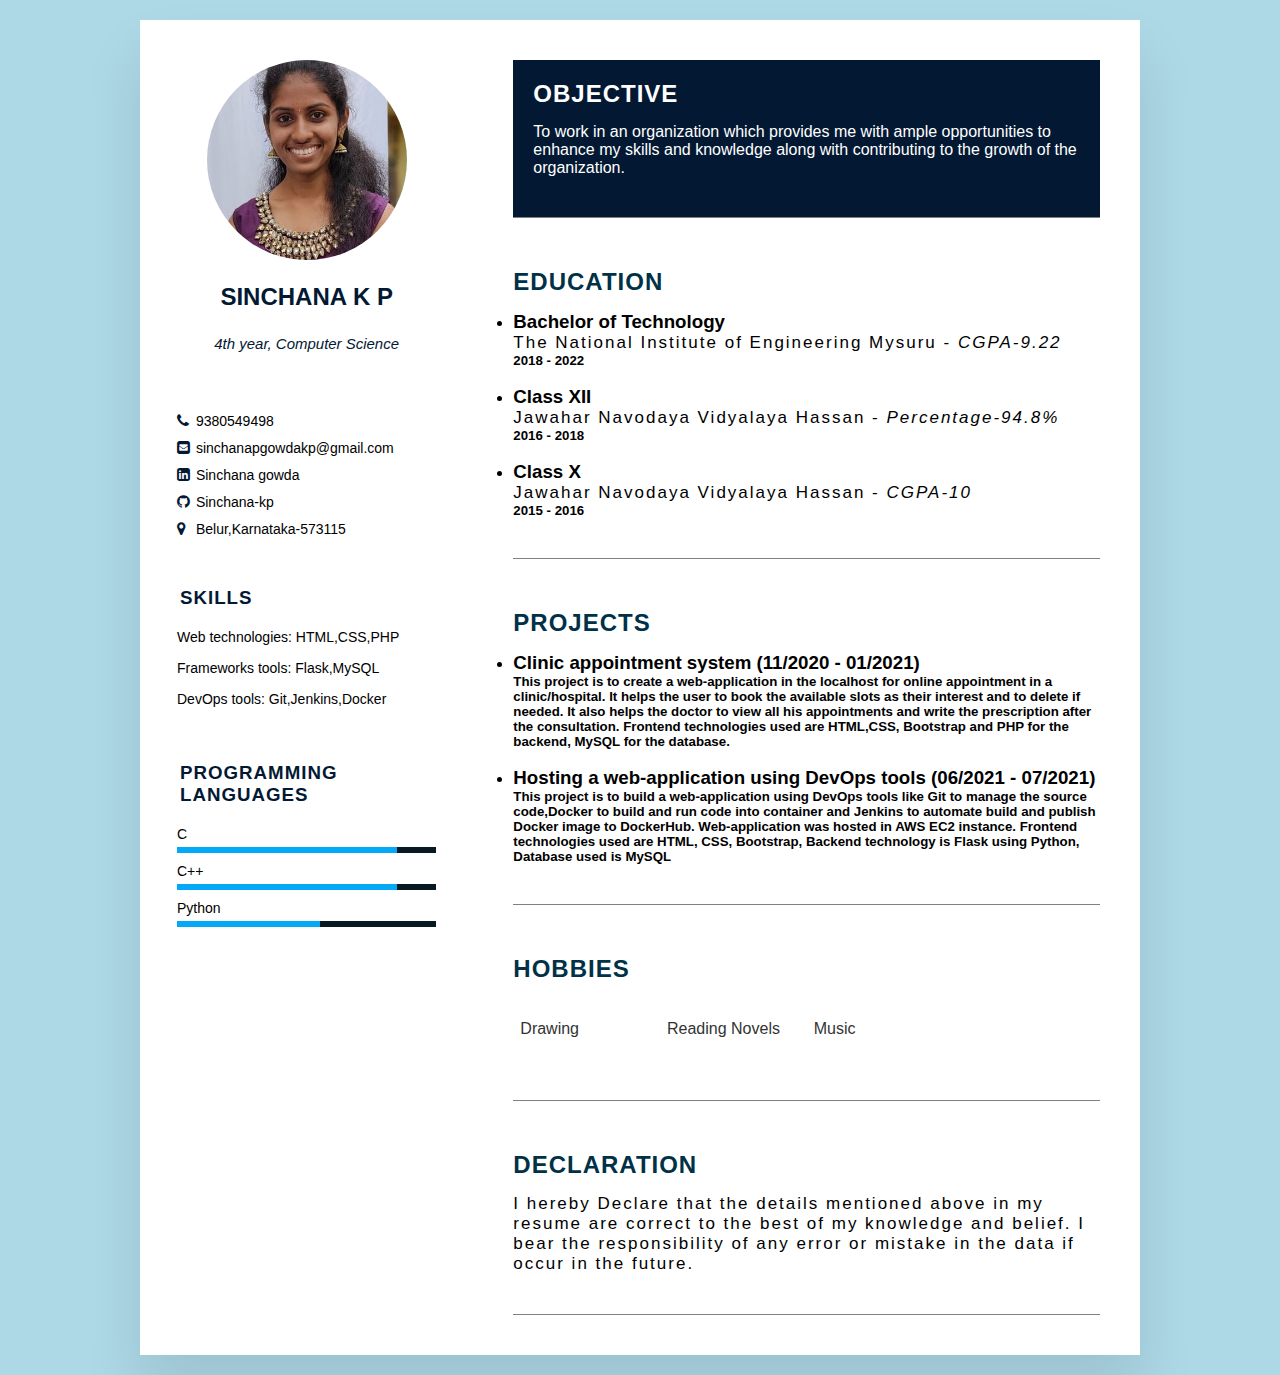
<file: task1/index.html>
<!DOCTYPE html>
<html lang="en">
<head>
    <meta charset="UTF-8">
    <meta http-equiv="X-UA-Compatible" content="IE=edge">
    <meta name="viewport" content="width=device-width, initial-scale=1.0">
    <title>Resume</title>
    <link rel="stylesheet" href="https://stackpath.bootstrapcdn.com/font-awesome/4.7.0/css/font-awesome.min.css">
    <link href="https://fonts.googleapis.com/css2?family=Baloo+Bhai+2:wght@500&display=swap" rel="stylesheet">
    <link rel="stylesheet" type="text/css" href="style.css">
</head>

<body>
   <div class="container">
       <div class="left_side">
       <div class="profileText">
           <div class="imgBx">
               <img src="passport size.jpeg" width="200" height="200">
           </div>
           <h2>SINCHANA K P</h2></br><h3><span>4th year, Computer Science</span></h3>
       </div>



       <!-- Contact INFO -->
       <div class="contactInfo">
           
           <ul>
            <li>
                <span class="icon"><i class="fa fa-phone" aria-hidden="true"></i></span>
                <span class="text">9380549498</span>
            </li>
            <li>
                <span class="icon"><i class="fa fa-envelope-square" aria-hidden="true"></i></span>
                <span class="text">sinchanapgowdakp@gmail.com</span>
            </li>
            <li>
                <span class="icon"><i class="fa fa-linkedin-square" aria-hidden="true"></i></span>
                <span class="text" href="https://www.linkedin.com/in/sinchana-gowda-54a694170">Sinchana gowda</span>
            </li>
            <li>
                <span class="icon"><i class="fa fa-github" aria-hidden="true"></i></span>
                <span class="text" href="https://github.com/Sinchana-kp">Sinchana-kp</span>
            </li>
            <li>
                <span class="icon"><i class="fa fa-map-marker" aria-hidden="true"></i></span>
                <span class="text">Belur,Karnataka-573115</span>
            </li>
           </ul>
       </div>


       <!-- Skills -->
       <div class="contactInfo education">
           <h3 class="title">Skills</h3>
           <ul>
             <li>
              <span>Web technologies:</span>
              <span>HTML,CSS,PHP</span>
            </li>
             
           </ul>
           <ul><label></label>
             <li>
              <span>Frameworks tools:</span>
              <span>Flask,MySQL</span>
            </li>
           </ul>          
           <ul><label></label>
            <li>
              <span>DevOps tools:</span>
              <span>Git,Jenkins,Docker</span>
              </li>
           </ul> 
       </div>


       <div class="contactInfo language">
           <h3 class="title">Programming Languages</h3>
           <ul>
            <li>
                <span class="text">C</span>
                <span class="percent">
                    <div style="width: 85%;"></div>
                </span>
            </li>
            <li>
                <span class="text">C++</span>
                <span class="percent">
                    <div style="width: 85%;"></div>
                </span>
            </li>
            <li>
                <span class="text">Python</span>
                <span class="percent">
                    <div style="width: 55%;"></div>
                </span>
            </li>
           </ul>
       </div>
     
       </div>



<!-- Profile -->
       <div class="right_side">
            <div class="object">
               <h2 class="title3">Objective</h2>
               <p> To work in an organization which provides me with ample opportunities to enhance my
skills and knowledge along with contributing to the growth of the organization.</p>
           </div>


<!-- Education -->
           <div class="about">
               <h2 class="title2">Education</h2>
               <ul>
               <li>
                   <h3>Bachelor of Technology</h3>
                   <h4>The National Institute of Engineering Mysuru - <i>CGPA-9.22</i></h4>
                   <h5>2018 - 2022</h5>
               </li>
             </br>
               <li>
                <h3>Class XII</h3>
                <h4>Jawahar Navodaya Vidyalaya Hassan - <i>Percentage-94.8%</i></h4>
                <h5>2016 - 2018</h5>
               </li>
               </br>
               <li>
                <h3>Class X</h3>
                <h4>Jawahar Navodaya Vidyalaya Hassan - <i>CGPA-10</i></h4>
                <h5>2015 - 2016</h5>
            </li>
           </ul>
           </div>


<!-- Projects          -->
          <div class="about project">
              <h2 class="title2"> Projects</h2>
              <ul>
               <li>
                   <h3>Clinic appointment system (11/2020 - 01/2021)</h3>
                   <h5>This project is to create a web-application in the localhost for online appointment in a clinic/hospital. It helps the user to book the available slots as their interest and to delete if needed. It also helps the doctor to view all his appointments and write the prescription after the consultation. Frontend technologies used are HTML,CSS, Bootstrap and PHP for the backend, MySQL for the database.</h5>
                   
               </li>
             </br>
               <li>
                <h3>Hosting a web-application using DevOps tools (06/2021 - 07/2021)</h3>
                <h5>This project is to build a web-application using DevOps tools like Git to manage the source code,Docker to build and run code into container and Jenkins to automate build and publish Docker image to DockerHub. Web-application was hosted in AWS EC2 instance. Frontend technologies used are HTML, CSS, Bootstrap, Backend technology is Flask using Python, Database used is MySQL</h5>
                
               </li>
               
           </ul>
         </div>
      
<!-- hobbies         -->
          <div class="about hobbies">
              <h2 class="title2">Hobbies</h2>
              <ul type="circle" >
                  <li>Drawing</li>
                  <li>Reading Novels </li>
                  <li>Music</li>
              </ul>
          </div>


<!-- about         -->
         <div class="about">
             <h2 class="title2">Declaration</h2>
             <h4>I hereby Declare that the details mentioned above in my resume are correct to the best of my knowledge and belief. I bear the responsibility of any error or mistake in the data if occur in the future.</h4>
         </div>

       </div>
   </div>
</body>
</html>
</file>
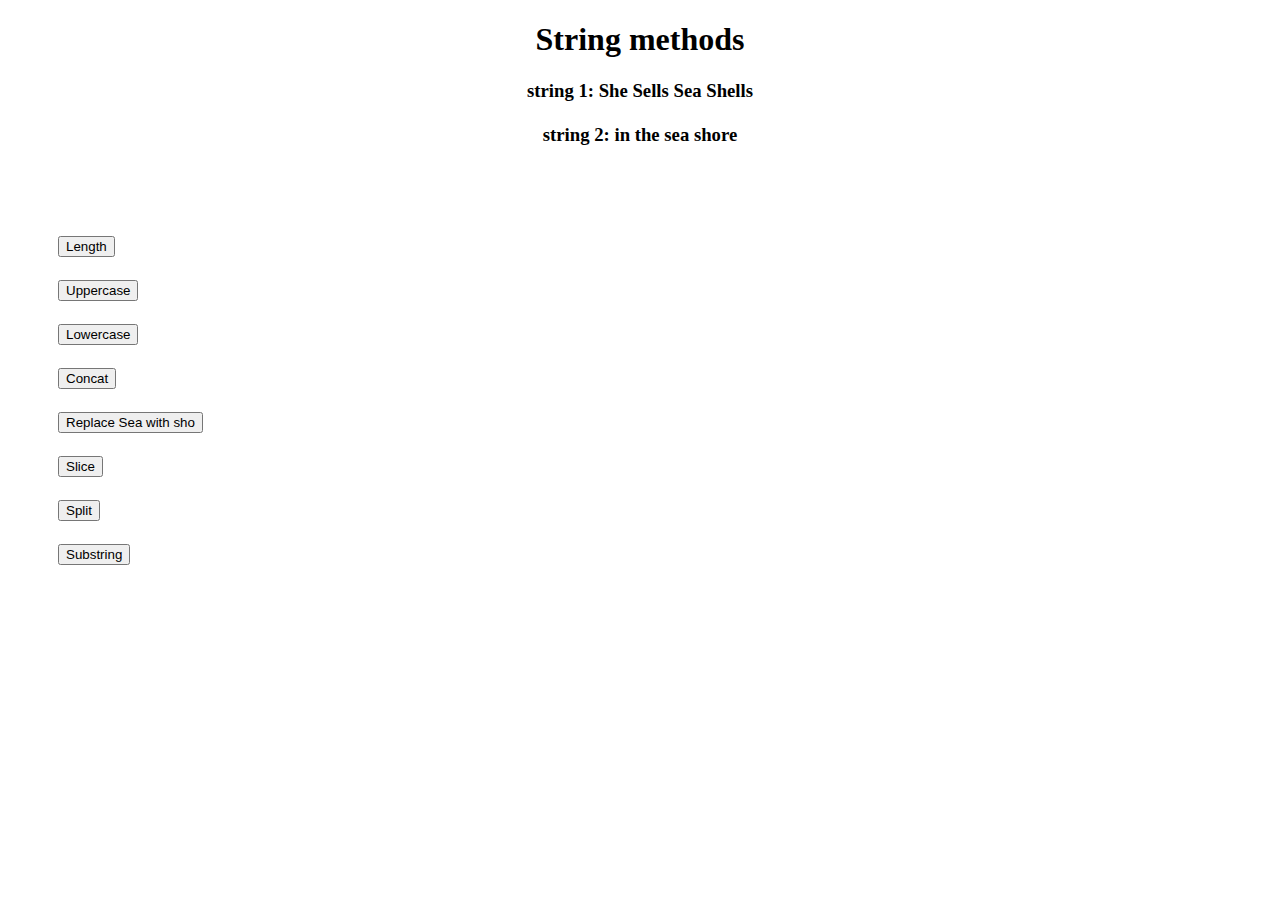
<file: task2/task2.1.html>
<!DOCTYPE html>
<html>
<head>
	<title></title>
</head>
<body>
	<div class="outer">
		<center>
			<h1>String methods</h1>
			<h3>string 1: She Sells Sea Shells <br><br>string 2: in the sea shore</h3>
			<br>
		</center>
		<div class="inner" style="padding: 50px; font-size: 20px;">
			<button type="button" onclick="length()">Length</button>
			<p id="len"></p>
			<button type="button" onclick="uppercase()">Uppercase</button>
			<p id="upper"></p>
			<button type="button" onclick="lowercase()">Lowercase</button>
			<p id="lower"></p>
			<button type="button" onclick="concat()">Concat</button>
			<p id="conc"></p>
			<button type="button" onclick="replace()">Replace Sea with sho</button>
			<p id="rep"></p>
			<button type="button" onclick="slice()">Slice</button>
			<p id="Slice"></p>
			<button type="button" onclick="split()">Split</button>
			<p id="Split"></p>
			<button type="button" onclick="substring()">Substring</button>
			<p id="sub"></p>



			<script >
				s1="She Sells Sea Shells ";
				s2="in the sea shore. ";

				function length() {
					document.getElementById('len').innerHTML=s1.length;
				}

				function uppercase() {
					document.getElementById('upper').innerHTML=s1.toUpperCase();
				}

				function lowercase() {
					document.getElementById('lower').innerHTML=s1.toLowerCase();
				}

				function concat() {
					document.getElementById('conc').innerHTML=s1.concat(" ",s2);
				}

				function replace() {
					document.getElementById('rep').innerHTML=s1.replace("Sea","sho");
				}

				function slice() {
					document.getElementById('Slice').innerHTML=s1.slice(0,4);
				}

				function split() {
					document.getElementById('Split').innerHTML=s1.split(' ');
				}

				function substring() {
					document.getElementById('sub').innerHTML=s1.substring(4,13);
				}
			</script>
		</div>
	</div>


</body>
</html>
</file>
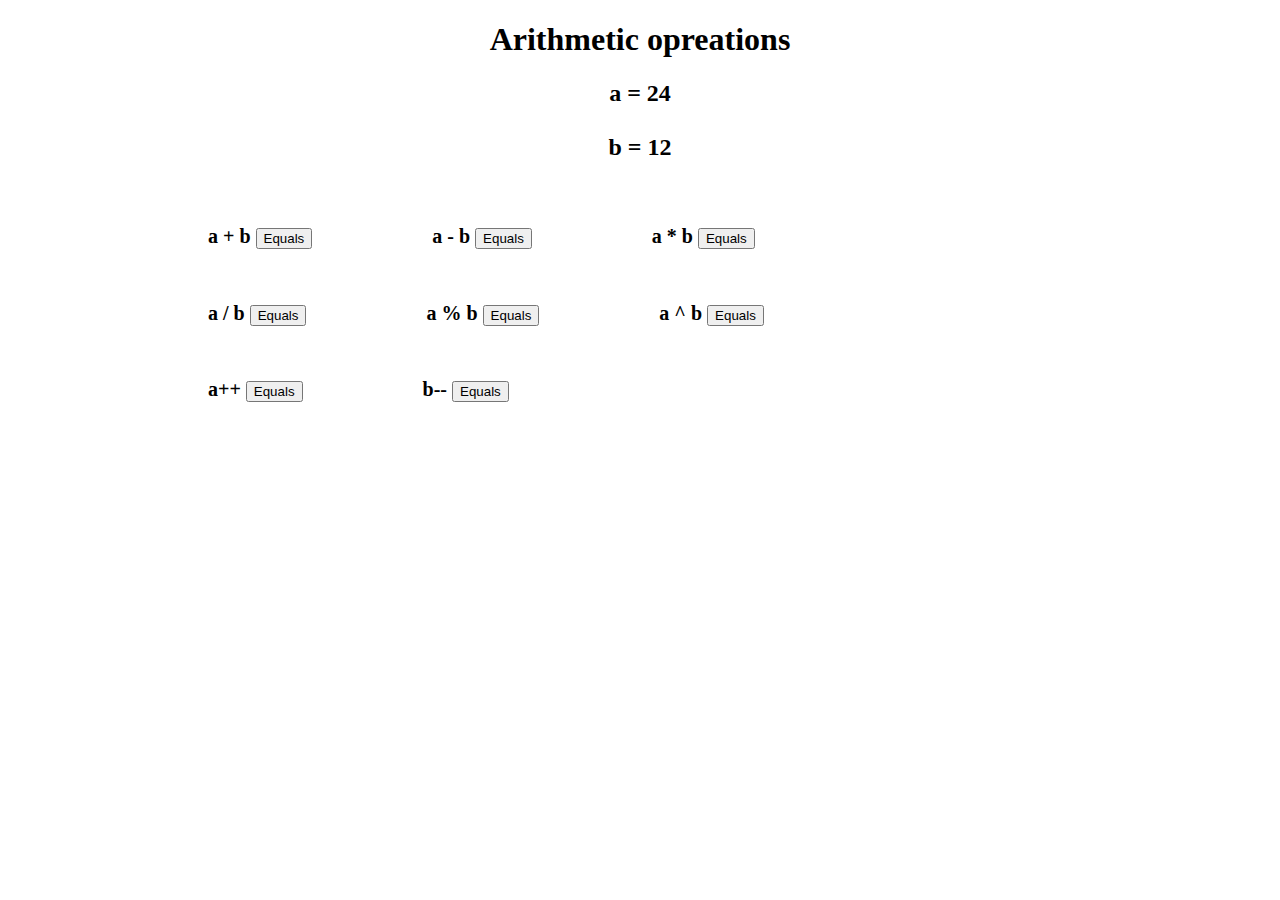
<file: task2/task2.2.html>
<!DOCTYPE html>
<html>
<head>
	<title></title>
	<style type="text/css">
		.inner{
			padding-left: 200px; 
			font-size: 20px;
		}
		h4{
			display: inline-block;
		}
		button {
			display: inline-block;
		}
		.line1 p{
			display: inline-block;
			padding-left: 10px;
			padding-right: 100px;
		}
		.line2 p{
			display: inline-block;
			padding-left: 10px;
			padding-right: 100px;
		}
		

	</style>
</head>
<body>
	<div class="outer">
		<center>
			<h1>Arithmetic opreations</h1>
			<h2>a = 24 <br><br>b = 12 </h2>
			<br>
		</center>
		
		<div class="inner">
			<div class="line1">
			<h4>a + b</h4>
			<button type="button" onclick="addition()">Equals</button>
			<p id="add"></p>
			<h4>a - b</h4>
			<button type="button" onclick="subtract()">Equals</button>
			<p id="sub"></p>
			<h4>a * b</h4>
			<button type="button" onclick="multiply()">Equals</button>
			<p id="mul"></p>
		</div>
		<div class="line1">
			<h4>a / b</h4>
			<button type="button" onclick="divide()">Equals</button>
			<p id="div"></p>
			<h4>a % b</h4>
			<button type="button" onclick="mod()">Equals</button>
			<p id="mods"></p>
			<h4>a ^ b</h4>
			<button type="button" onclick="power()">Equals</button>
			<p id="pow"></p>
		</div>
		<div class="line1">
			<h4>a++</h4>
			<button type="button" onclick="increment()">Equals</button>
			<p id="inc"></p>
			<h4>b--</h4>
			<button type="button" onclick="decrement()">Equals</button>
			<p id="dec"></p>
		</div>

			<script >
				let s1=24,s2=12,s3;
				

				function addition() {
					s3=s1+s2;
					document.getElementById('add').innerHTML=s3;
				}

				function subtract() {
					s3=s1-s2;
					document.getElementById('sub').innerHTML=s3;
				}

				function multiply() {
					s3=s1*s2;
					document.getElementById('mul').innerHTML=s3;
				}

				function divide() {
					s3=s1/s2;
					document.getElementById('div').innerHTML=s3;
				}

				function mod() {
					s3=s1%s2;
					document.getElementById('mods').innerHTML=s3;
				}

				function power() {
					s3=s1**s2;
					document.getElementById('pow').innerHTML=s3;
				}

				function increment() {
					s3=s1+1;
					document.getElementById('inc').innerHTML=s3;
				}

				function decrement() {
					s3=s2-1;
					document.getElementById('dec').innerHTML=s3;
				}
			</script>
		</div>
	</div>


</body>
</html>
</file>
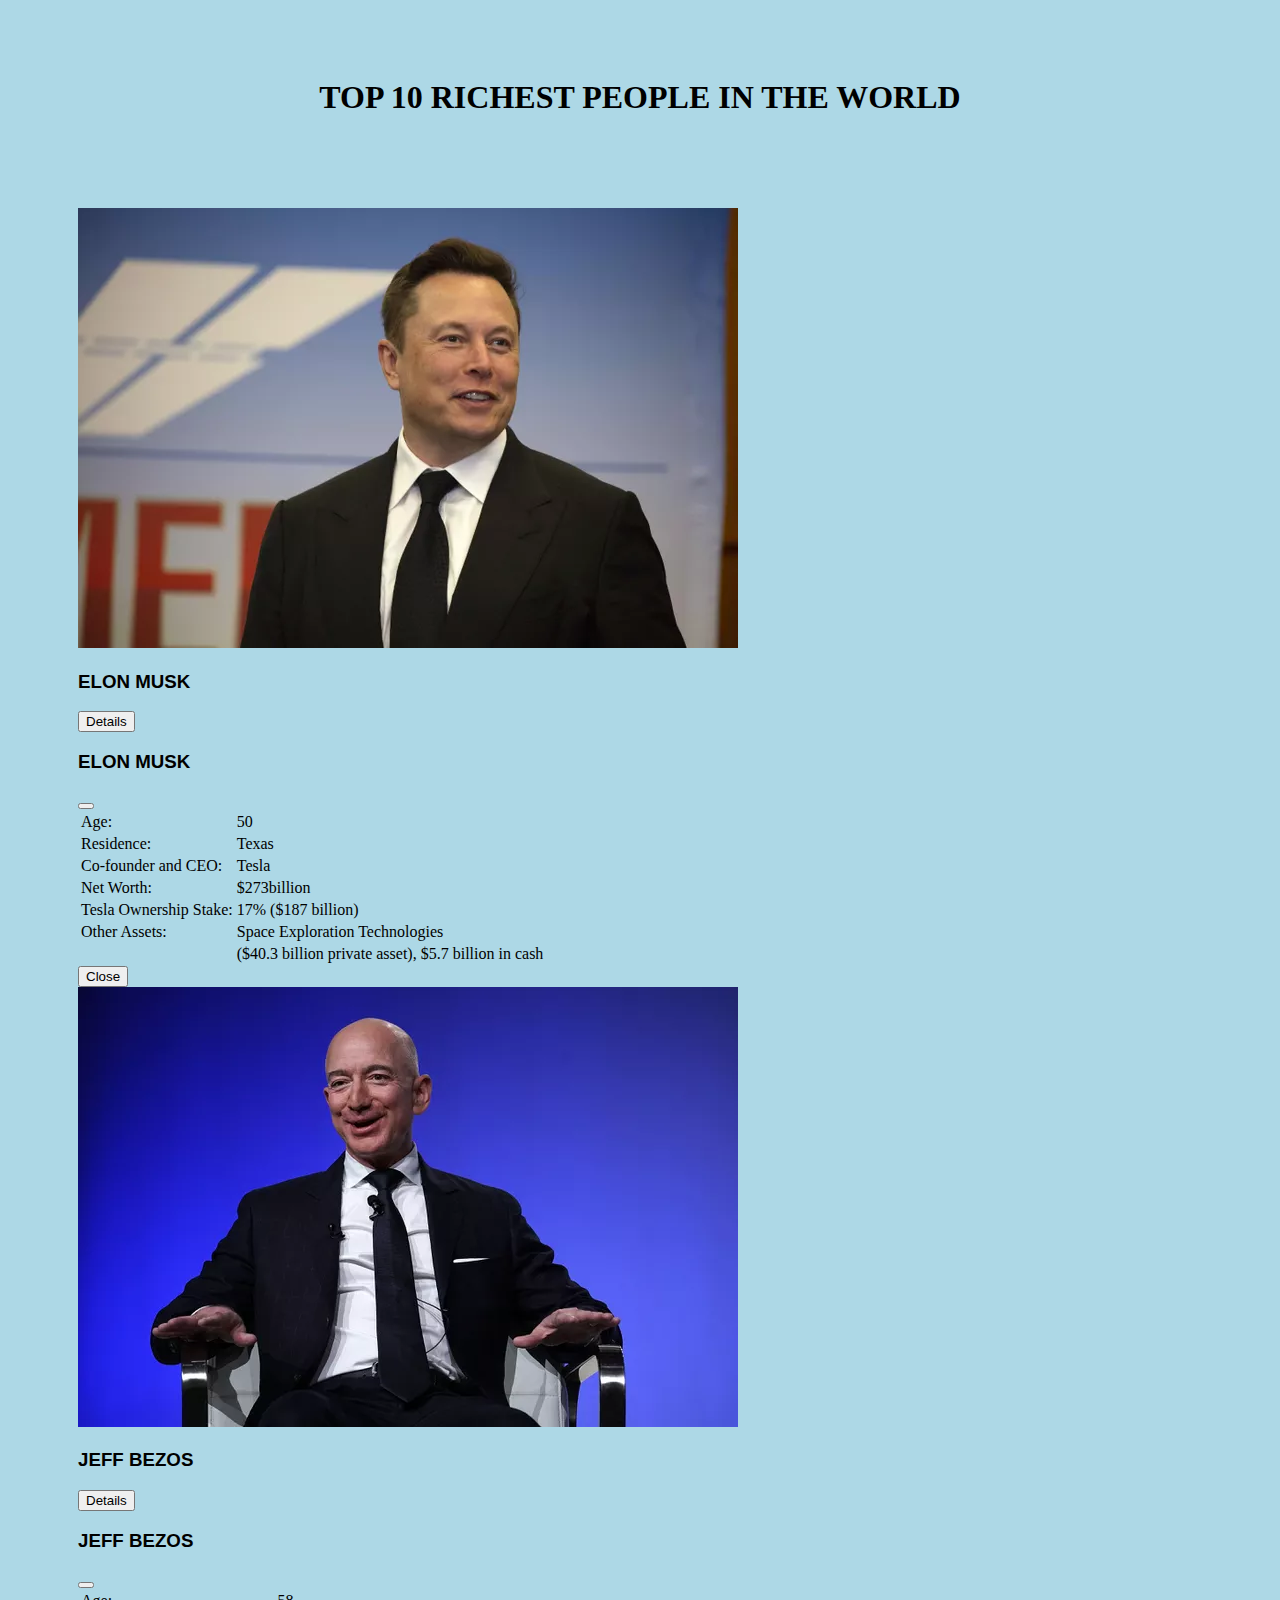
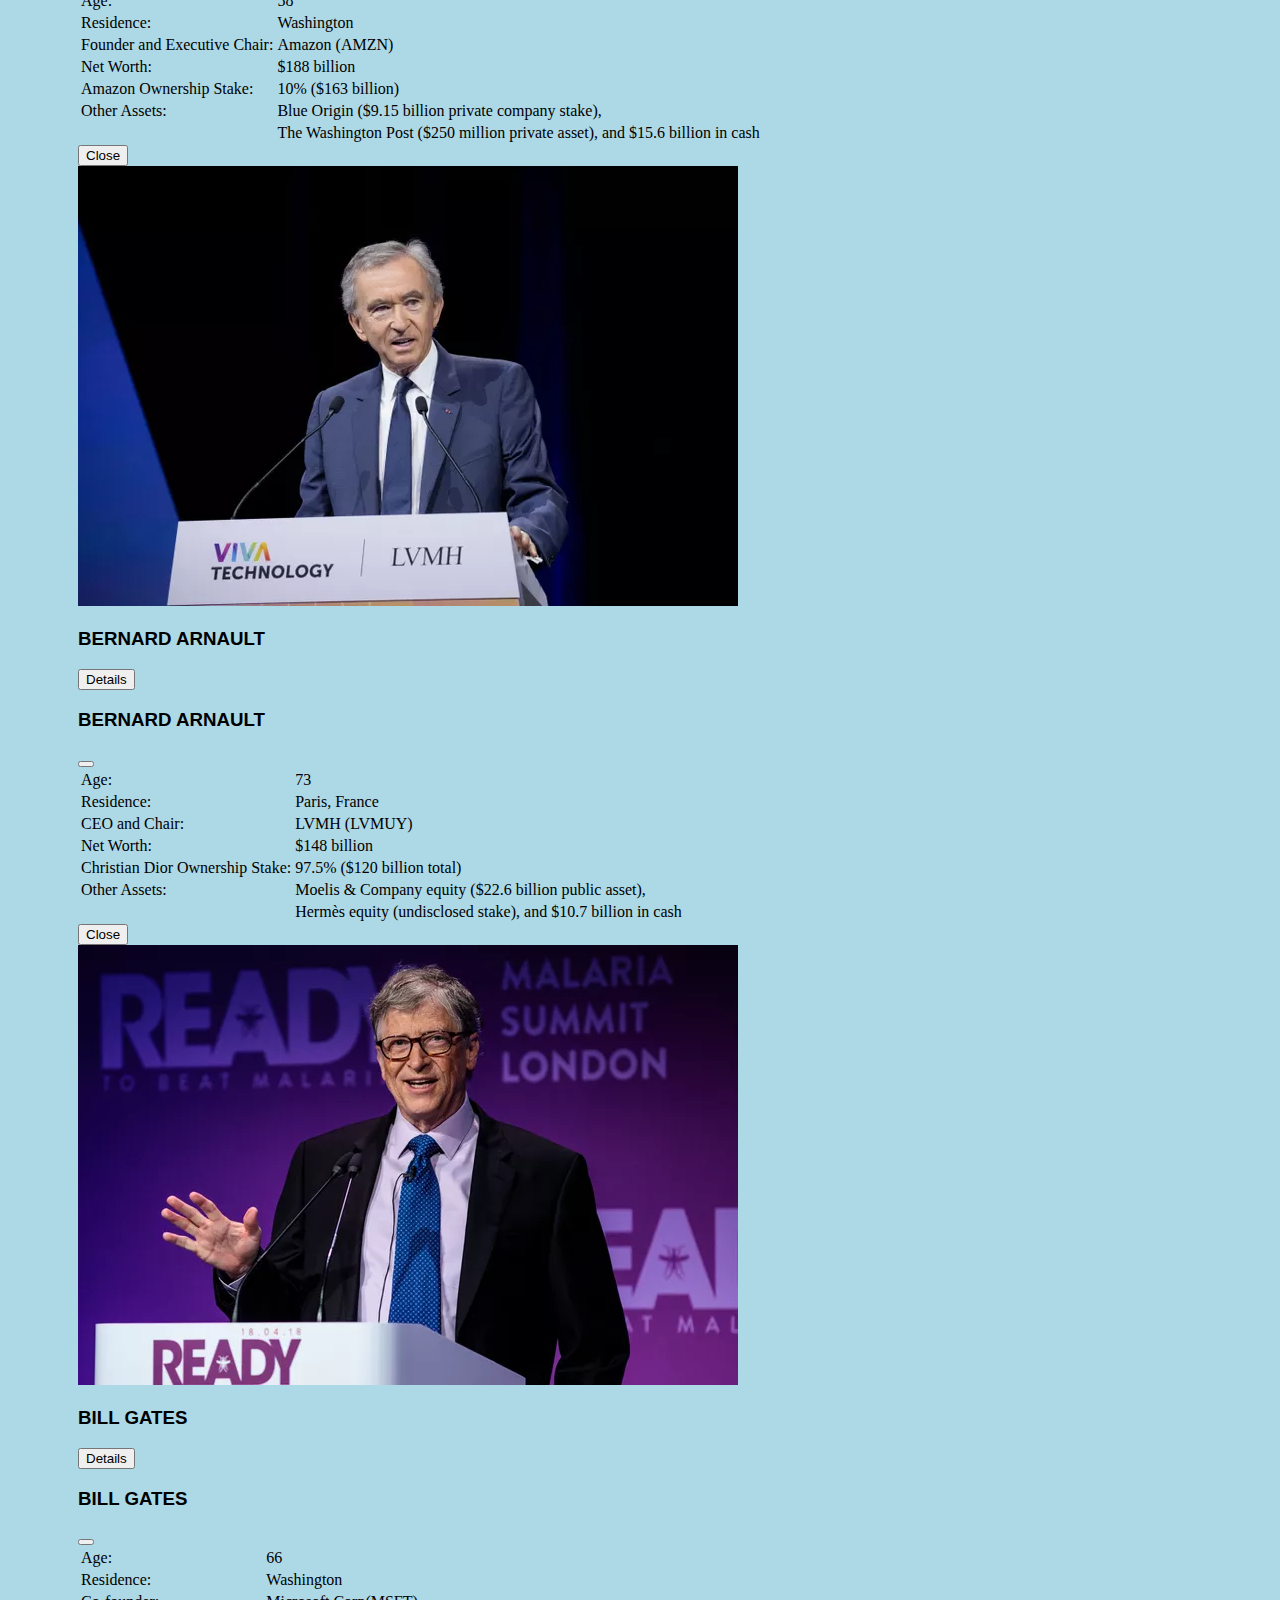
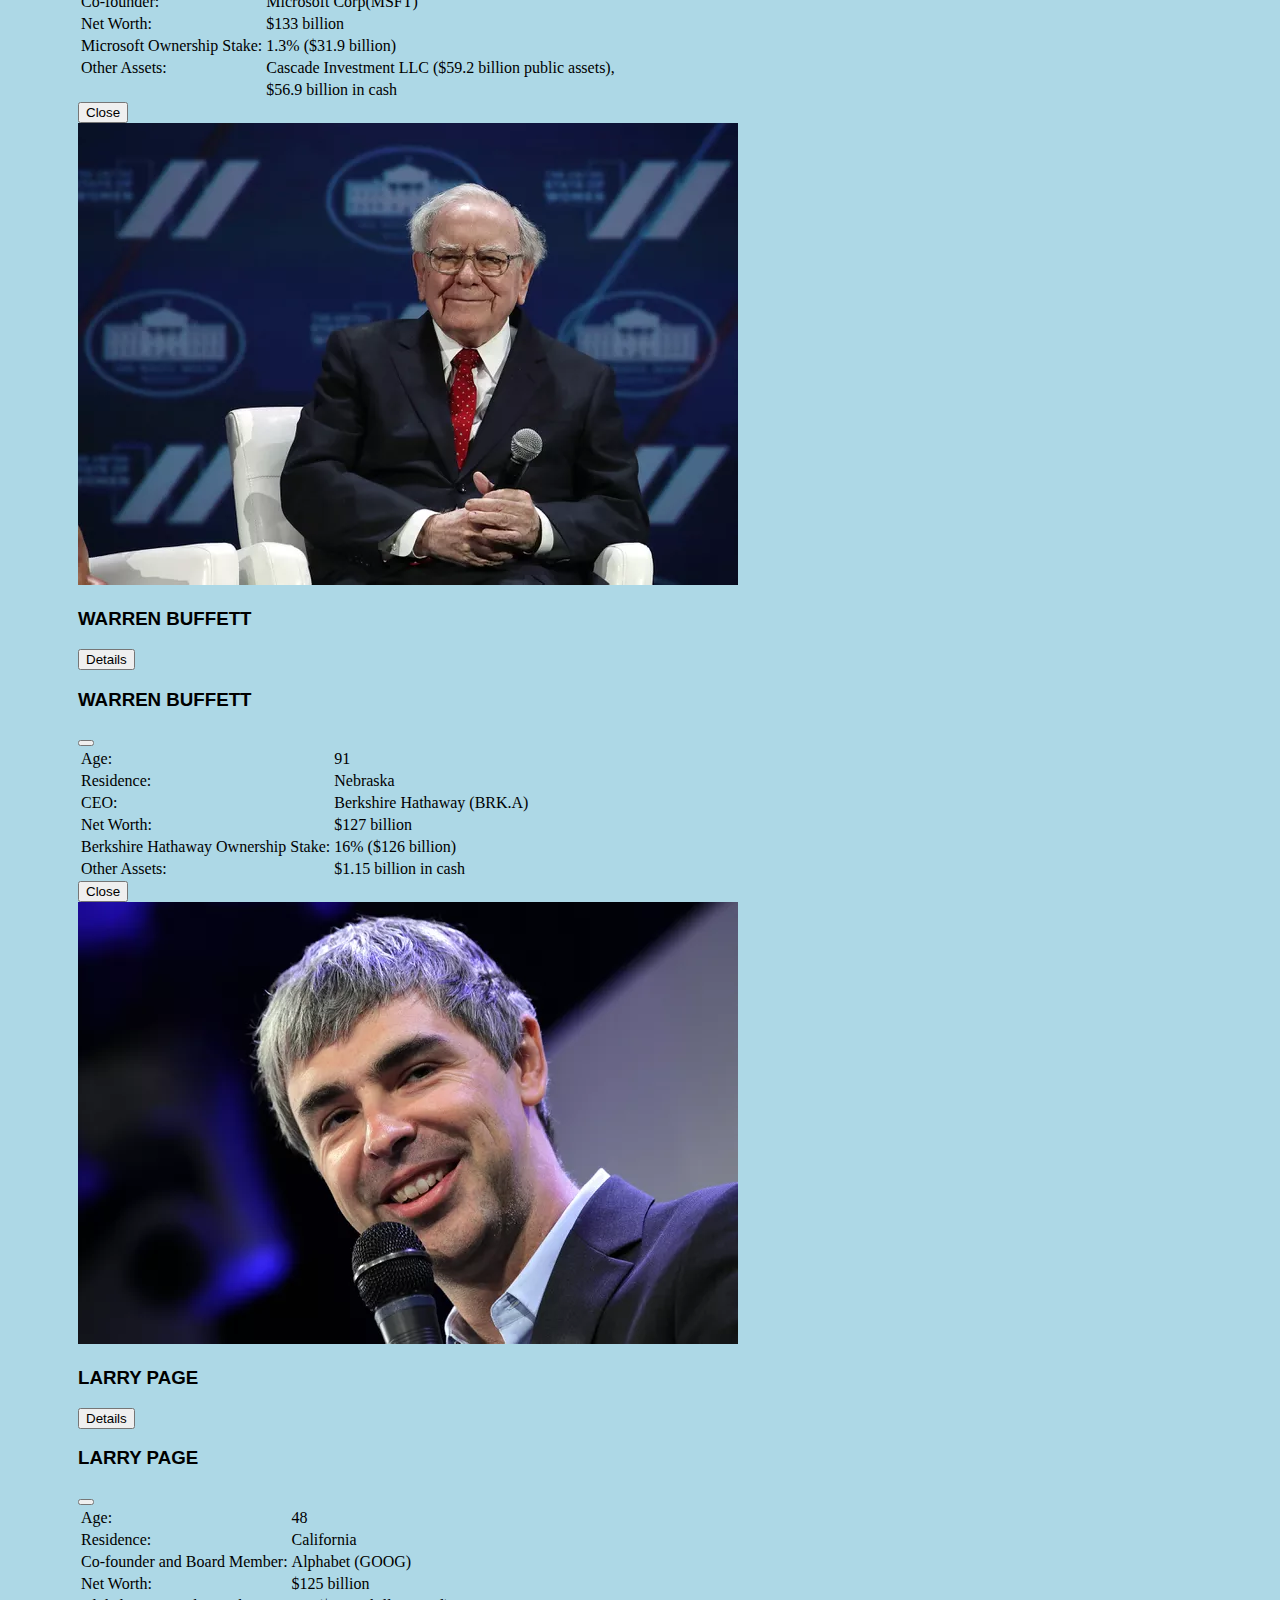
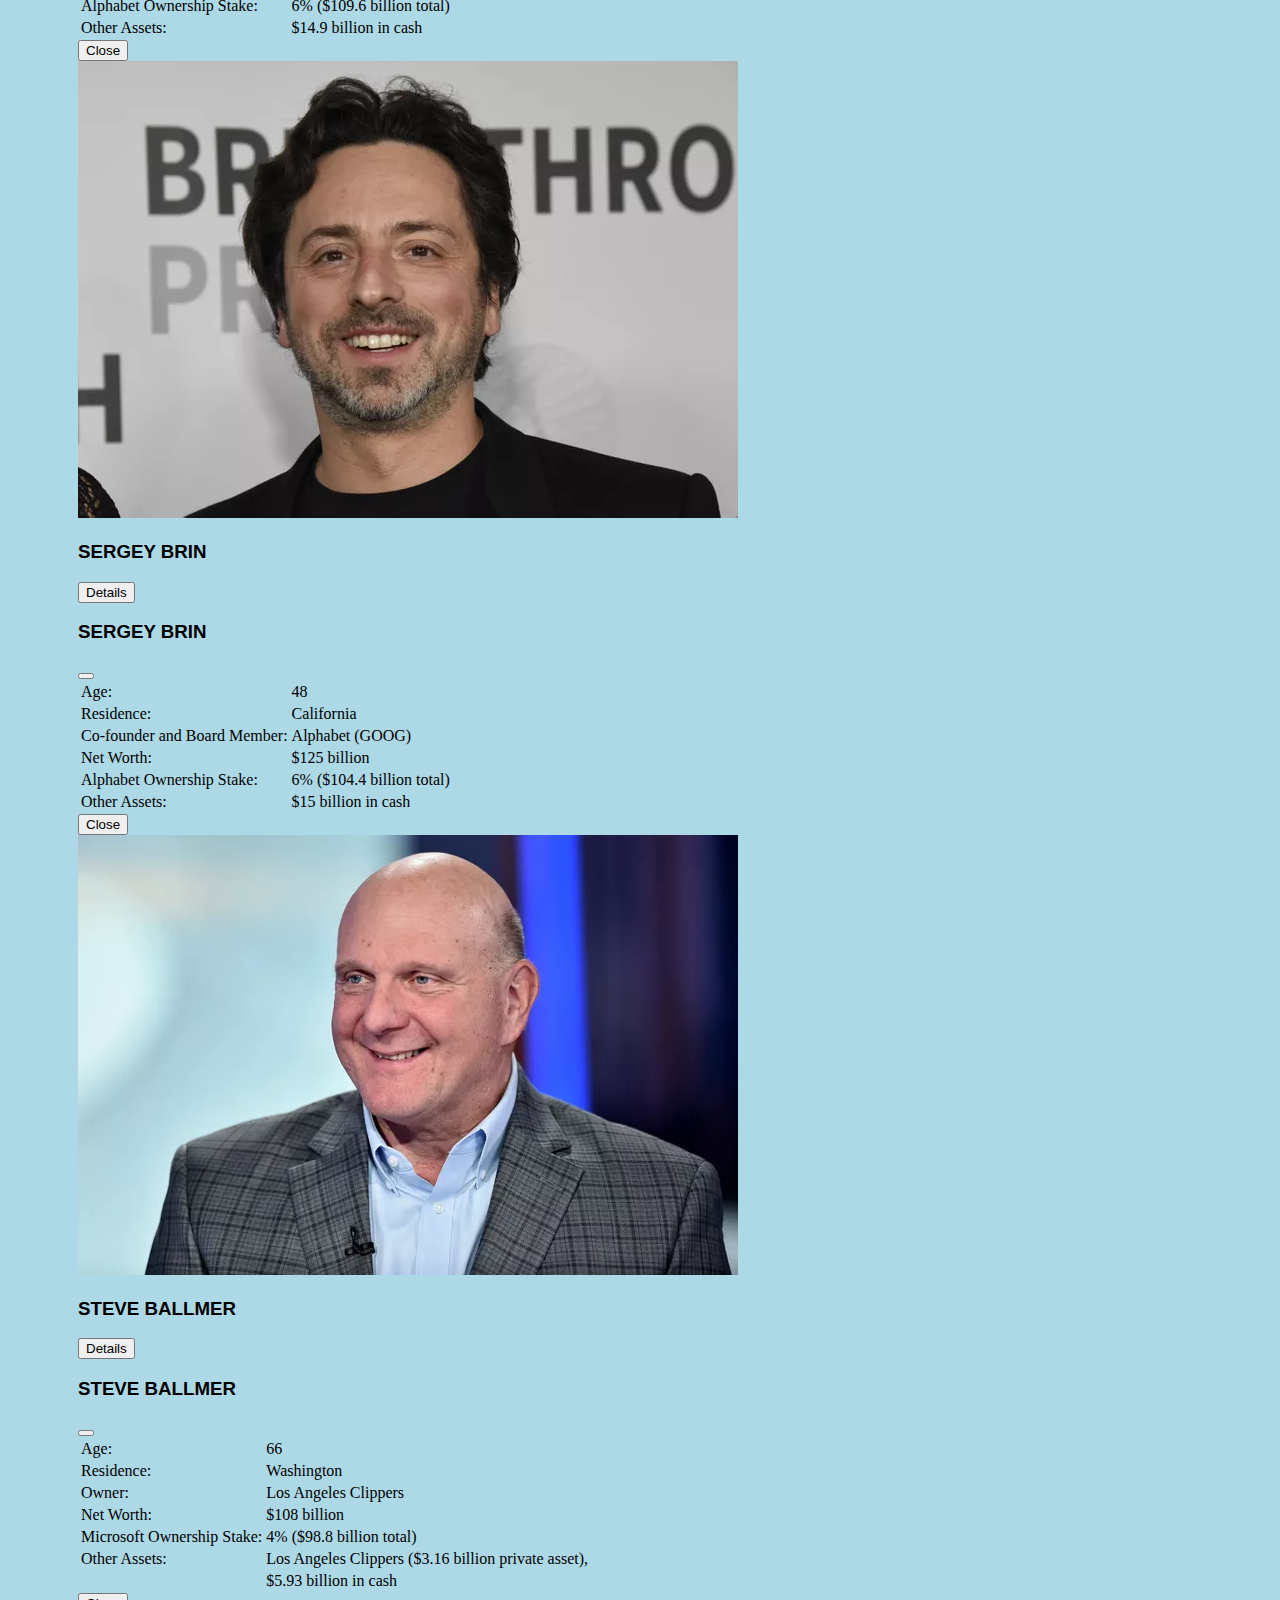
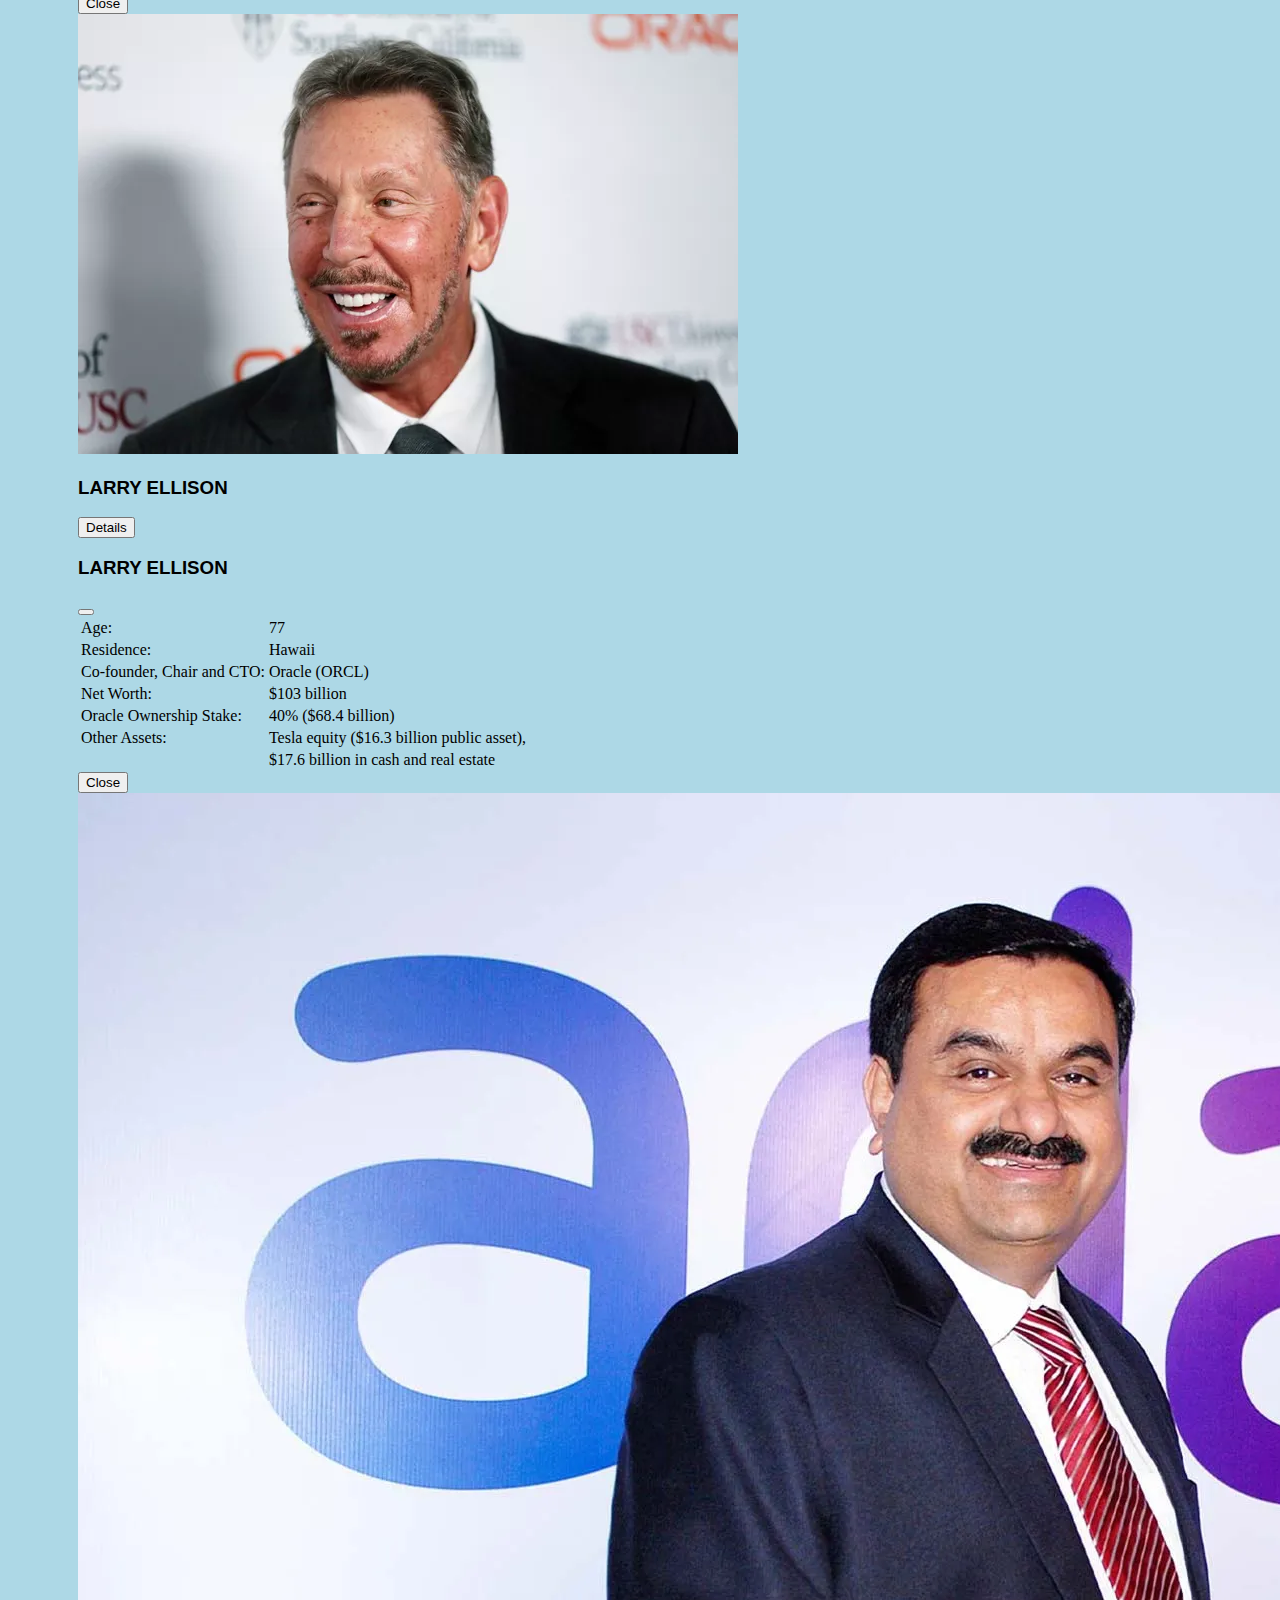
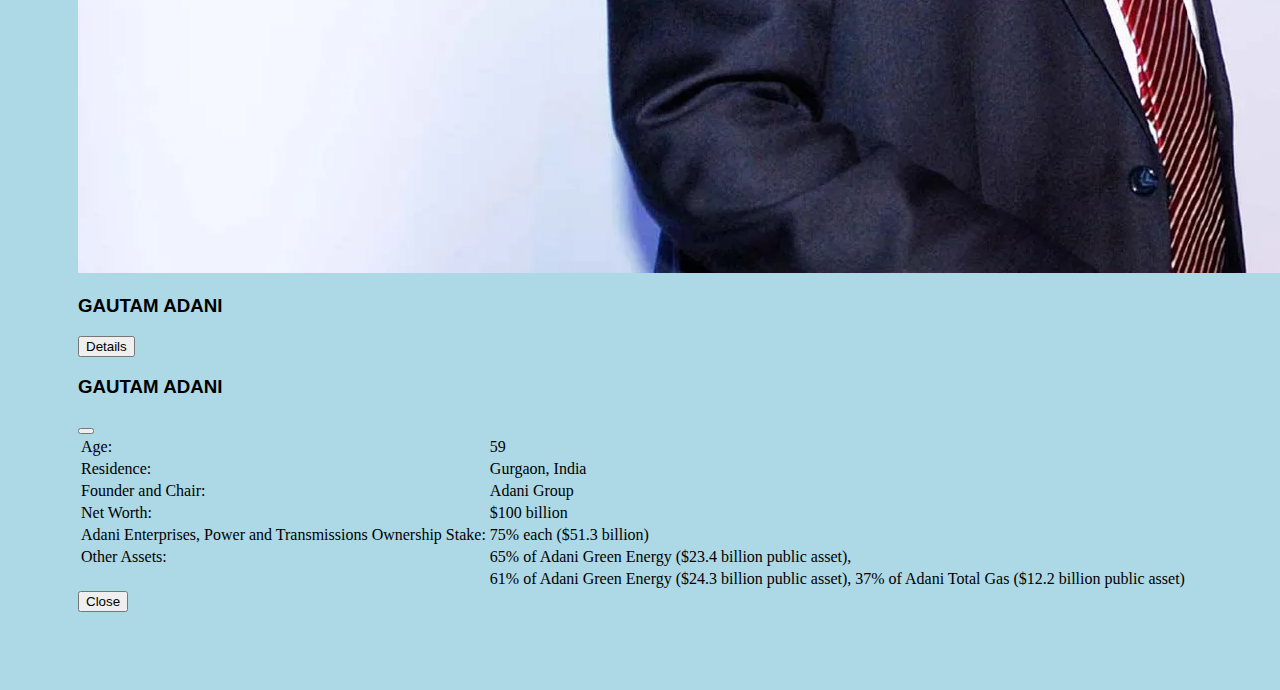
<file: task3/task3.1.html>
<!DOCTYPE html>
<html>
<head>
	<title></title>

	<!-- CSS only -->
<link href="https://cdn.jsdelivr.net/npm/bootstrap@5.1.3/dist/css/bootstrap.min.css" rel="stylesheet" integrity="sha384-1BmE4kWBq78iYhFldvKuhfTAU6auU8tT94WrHftjDbrCEXSU1oBoqyl2QvZ6jIW3" crossorigin="anonymous">


<!-- JavaScript Bundle with Popper -->
<script src="https://cdn.jsdelivr.net/npm/bootstrap@5.1.3/dist/js/bootstrap.bundle.min.js" integrity="sha384-ka7Sk0Gln4gmtz2MlQnikT1wXgYsOg+OMhuP+IlRH9sENBO0LRn5q+8nbTov4+1p" crossorigin="anonymous"></script>

<style type="text/css">
	.heading{
		text-align: center;
		text-transform: uppercase;
		padding-top: 50px;
		font-family: serif,sans-serif;
		font-style: bold; 
	}
	.grid{
		padding: 70px;
	}

	h3{
		text-transform: uppercase;
		font-family: sans-serif;
	}
	body{
		background-color: lightblue;
	}

</style>

</head>
<body>
	<div class="heading">
		<h1>top 10 richest people in the world</h1>
	</div>
<div class="grid">
  <div class="row row-cols-1 row-cols-md-3 g-4">

  	<!--elon-->
  <div class="col">
    <div class="card h-100">
      <img src="elon" class="card-img-top" alt="...">
      <div class="card-body">
        <h3 class="card-title">elon musk</h3>
      </div>
      <div class="card-footer">
        <!-- Button trigger modal -->
<button type="button" class="btn btn-primary" data-bs-toggle="modal" data-bs-target="#exampleModal1">
  Details
</button>

<!-- Modal -->
<div class="modal fade" id="exampleModal1" tabindex="-1" aria-labelledby="exampleModalLabel" aria-hidden="true">
  <div class="modal-dialog modal-dialog-centered">
    <div class="modal-content">
      <div class="modal-header">
        <h3 class="modal-title" id="exampleModalLabel">elon musk</h3>
        <button type="button" class="btn-close" data-bs-dismiss="modal" aria-label="Close"></button>
      </div>
      <div class="modal-body">
      	<table>
      		<tr><td>Age:</td><td> 50</td></tr>
      		<tr><td>Residence:</td><td> Texas</td></tr>
      		<tr><td>Co-founder and CEO:</td><td>Tesla</td></tr>
      		<tr><td>Net Worth:</td><td>$273billion</td></tr>
      		<tr><td>Tesla Ownership Stake:</td><td> 17% ($187 billion)</td></tr>
      		<tr><td>Other Assets:</td><td> Space Exploration Technologies </td></tr>
      		<tr><td></td><td>($40.3 billion private asset), $5.7 billion in cash</td></tr>
      	</table>
        

      </div>
      <div class="modal-footer">
        <button type="button" class="btn btn-secondary" data-bs-dismiss="modal">Close</button>
       
      </div>
    </div>
  </div>
</div>
      </div>
    </div>
  </div>


  <!--jeff-->
  <div class="col">
    <div class="card h-100">
      <img src="jeff.webp" class="card-img-top" alt="...">
      <div class="card-body">
        <h3 class="card-title">Jeff Bezos</h3>
        
      </div>
      <div class="card-footer">
                <!-- Button trigger modal -->
<button type="button" class="btn btn-primary" data-bs-toggle="modal" data-bs-target="#exampleModal2">
  Details
</button>

<!-- Modal -->
<div class="modal fade" id="exampleModal2" tabindex="-1" aria-labelledby="exampleModalLabel" aria-hidden="true">
  <div class="modal-dialog modal-dialog-centered">
    <div class="modal-content">
      <div class="modal-header">
        <h3 class="modal-title" id="exampleModalLabel">jeff bezos</h3>
        <button type="button" class="btn-close" data-bs-dismiss="modal" aria-label="Close"></button>
      </div>
      <div class="modal-body">
      	<table>
      		<tr><td>Age:</td><td> 58</td></tr>
      		<tr><td>Residence:</td><td> Washington</td></tr>
      		<tr><td>Founder and Executive Chair:</td><td>Amazon (AMZN)</td></tr>
      		<tr><td>Net Worth:</td><td>$188 billion</td></tr>
      		<tr><td>Amazon Ownership Stake:</td><td> 10% ($163 billion)</td></tr>
      		<tr><td>Other Assets:</td><td> Blue Origin ($9.15 billion private company stake), </td></tr>
      		<tr><td></td><td>The Washington Post ($250 million private asset), and $15.6 billion in cash</td></tr>
      	</table> 
      </div>
      <div class="modal-footer">
        <button type="button" class="btn btn-secondary" data-bs-dismiss="modal">Close</button>
      
      </div>
    </div>
  </div>
</div>
      </div>
    </div>
  </div>


  <!--bern-->
  <div class="col">
    <div class="card h-100">
      <img src="bern.webp" class="card-img-top" alt="...">
      <div class="card-body">
        <h3 class="card-title">Bernard Arnault</h3>
        
      </div>
      <div class="card-footer">
               <!-- Button trigger modal -->
<button type="button" class="btn btn-primary" data-bs-toggle="modal" data-bs-target="#exampleModal3">
  Details
</button>

<!-- Modal -->
<div class="modal fade" id="exampleModal3" tabindex="-1" aria-labelledby="exampleModalLabel" aria-hidden="true">
  <div class="modal-dialog modal-dialog-centered">
    <div class="modal-content">
      <div class="modal-header">
        <h3 class="modal-title" id="exampleModalLabel">bernard arnault</h3>
        <button type="button" class="btn-close" data-bs-dismiss="modal" aria-label="Close"></button>
      </div>
      <div class="modal-body">
      	<table>
      		<tr><td>Age:</td><td> 73</td></tr>
      		<tr><td>Residence:</td><td> Paris, France</td></tr>
      		<tr><td>CEO and Chair:</td><td>LVMH (LVMUY)</td></tr>
      		<tr><td>Net Worth:</td><td>$148 billion</td></tr>
      		<tr><td>Christian Dior Ownership Stake:</td><td> 97.5% ($120 billion total)</td></tr>
      		<tr><td>Other Assets:</td><td> Moelis & Company equity ($22.6 billion public asset), </td></tr>
      		<tr><td></td><td>Hermès equity (undisclosed stake), and $10.7 billion in cash</td></tr>
      	</table> 
      
      </div>
      <div class="modal-footer">
        <button type="button" class="btn btn-secondary" data-bs-dismiss="modal">Close</button>
       
      </div>
    </div>
  </div>
</div>
      </div>
    </div>
  </div>

  <!--bill-->
  <div class="col">
    <div class="card h-100">
      <img src="bill.webp" class="card-img-top" alt="...">
      <div class="card-body">
        <h3 class="card-title">Bill Gates</h3>
        
      </div>
      <div class="card-footer">
               <!-- Button trigger modal -->
<button type="button" class="btn btn-primary" data-bs-toggle="modal" data-bs-target="#exampleModal4">
  Details
</button>

<!-- Modal -->
<div class="modal fade" id="exampleModal4" tabindex="-1" aria-labelledby="exampleModalLabel" aria-hidden="true">
  <div class="modal-dialog modal-dialog-centered">
    <div class="modal-content">
      <div class="modal-header">
        <h3 class="modal-title" id="exampleModalLabel">bill gates</h3>
        <button type="button" class="btn-close" data-bs-dismiss="modal" aria-label="Close"></button>
      </div>
      <div class="modal-body">
      		<table>
      		<tr><td>Age:</td><td> 66</td></tr>
      		<tr><td>Residence:</td><td>Washington</td></tr>
      		<tr><td>Co-founder:</td><td> Microsoft Corp(MSFT)</td></tr>
      		<tr><td>Net Worth:</td><td>$133 billion</td></tr>
      		<tr><td>Microsoft Ownership Stake:</td><td> 1.3% ($31.9 billion)</td></tr>
      		<tr><td>Other Assets:</td><td> Cascade Investment LLC ($59.2 billion public assets), </td></tr>
      		<tr><td></td><td>$56.9 billion in cash </td></tr>
      	</table> 
      
      </div>
      <div class="modal-footer">
        <button type="button" class="btn btn-secondary" data-bs-dismiss="modal">Close</button>
       
      </div>
    </div>
  </div>
</div>
      </div>
    </div>
  </div>


  <!--buff-->
  <div class="col">
    <div class="card h-100">
      <img src="buff.webp" class="card-img-top" alt="...">
      <div class="card-body">
        <h3 class="card-title">Warren Buffett</h3>
        
      </div>
      <div class="card-footer">
                <!-- Button trigger modal -->
<button type="button" class="btn btn-primary" data-bs-toggle="modal" data-bs-target="#exampleModal5">
  Details
</button>

<!-- Modal -->
<div class="modal fade" id="exampleModal5" tabindex="-1" aria-labelledby="exampleModalLabel" aria-hidden="true">
  <div class="modal-dialog modal-dialog-centered">
    <div class="modal-content">
      <div class="modal-header">
        <h3 class="modal-title" id="exampleModalLabel">warren buffett</h3>
        <button type="button" class="btn-close" data-bs-dismiss="modal" aria-label="Close"></button>
      </div>
      <div class="modal-body">
      	 		<table>
      		<tr><td>Age:</td><td> 91</td></tr>
      		<tr><td>Residence:</td><td>Nebraska</td></tr>
      		<tr><td>CEO:</td><td> Berkshire Hathaway (BRK.A)</td></tr>
      		<tr><td>Net Worth:</td><td>$127 billion</td></tr>
      		<tr><td>Berkshire Hathaway Ownership Stake:</td><td> 16% ($126 billion)</td></tr>
      		<tr><td>Other Assets:</td><td> $1.15 billion in cash</td></tr>
      	</table> 
       
      </div>
      <div class="modal-footer">
        <button type="button" class="btn btn-secondary" data-bs-dismiss="modal">Close</button>
       
      </div>
    </div>
  </div>
</div>
      </div>
    </div>
  </div>




  <!--lary-->
  <div class="col">
    <div class="card h-100">
      <img src="lary.webp" class="card-img-top" alt="...">
      <div class="card-body">
        <h3 class="card-title">Larry Page</h3>
        
      </div>
      <div class="card-footer">
                <!-- Button trigger modal -->
<button type="button" class="btn btn-primary" data-bs-toggle="modal" data-bs-target="#exampleModal6">
  Details
</button>

<!-- Modal -->
<div class="modal fade" id="exampleModal6" tabindex="-1" aria-labelledby="exampleModalLabel" aria-hidden="true">
  <div class="modal-dialog modal-dialog-centered">
    <div class="modal-content">
      <div class="modal-header">
        <h3 class="modal-title" id="exampleModalLabel">larry page</h3>
        <button type="button" class="btn-close" data-bs-dismiss="modal" aria-label="Close"></button>
      </div>
      <div class="modal-body">
      	<table>
      		<tr><td>Age:</td><td> 48</td></tr>
      		<tr><td>Residence:</td><td>California</td></tr>
      		<tr><td>Co-founder and Board Member:</td><td>Alphabet (GOOG)</td></tr>
      		<tr><td>Net Worth:</td><td> $125 billion</td></tr>
      		<tr><td>Alphabet Ownership Stake:</td><td> 6% ($109.6 billion total)</td></tr>
      		<tr><td>Other Assets:</td><td>$14.9 billion in cash </td></tr>
      		
      	</table> 
 
      </div>
      <div class="modal-footer">
        <button type="button" class="btn btn-secondary" data-bs-dismiss="modal">Close</button>
       
      </div>
    </div>
  </div>
</div>
      </div>
    </div>
  </div>



  <!--brin-->
  <div class="col">
    <div class="card h-100">
      <img src="brin.webp" class="card-img-top" alt="...">
      <div class="card-body">
        <h3 class="card-title">Sergey Brin</h3>
        
      </div>
      <div class="card-footer">
                <!-- Button trigger modal -->
<button type="button" class="btn btn-primary" data-bs-toggle="modal" data-bs-target="#exampleModal7">
  Details
</button>

<!-- Modal -->
<div class="modal fade" id="exampleModal7" tabindex="-1" aria-labelledby="exampleModalLabel" aria-hidden="true">
  <div class="modal-dialog modal-dialog-centered">
    <div class="modal-content">
      <div class="modal-header">
        <h3 class="modal-title" id="exampleModalLabel">sergey brin</h3>
        <button type="button" class="btn-close" data-bs-dismiss="modal" aria-label="Close"></button>
      </div>
      <div class="modal-body">
      	<table>
      	    <tr><td>Age:</td><td> 48</td></tr>
      		<tr><td>Residence:</td><td>California</td></tr>
      		<tr><td>Co-founder and Board Member:</td><td>Alphabet (GOOG)</td></tr>
      		<tr><td>Net Worth:</td><td> $125 billion</td></tr>
      		<tr><td>Alphabet Ownership Stake:</td><td> 6% ($104.4 billion total)</td></tr>
      		<tr><td>Other Assets:</td><td>$15 billion in cash </td></tr>
        </table>
      </div>
      <div class="modal-footer">
        <button type="button" class="btn btn-secondary" data-bs-dismiss="modal">Close</button>
       
      </div>
    </div>
  </div>
</div>
      </div>
    </div>
  </div>


  <!--steve-->
  <div class="col">
    <div class="card h-100">
      <img src="steve.webp" class="card-img-top" alt="...">
      <div class="card-body">
        <h3 class="card-title">Steve Ballmer</h3>
        
      </div>
      <div class="card-footer">
                <!-- Button trigger modal -->
<button type="button" class="btn btn-primary" data-bs-toggle="modal" data-bs-target="#exampleModal8">
  Details
</button>

<!-- Modal -->
<div class="modal fade" id="exampleModal8" tabindex="-1" aria-labelledby="exampleModalLabel" aria-hidden="true">
  <div class="modal-dialog modal-dialog-centered">
    <div class="modal-content">
      <div class="modal-header">
        <h3 class="modal-title" id="exampleModalLabel">steve ballmer</h3>
        <button type="button" class="btn-close" data-bs-dismiss="modal" aria-label="Close"></button>
      </div>
      <div class="modal-body">
      	<table>
      		<tr><td>Age:</td><td> 66</td></tr>
      		<tr><td>Residence:</td><td>  Washington</td></tr>
      		<tr><td>Owner:</td><td>Los Angeles Clippers</td></tr>
      		<tr><td>Net Worth:</td><td>$108 billion</td></tr>
      		<tr><td>Microsoft Ownership Stake:</td><td> 4% ($98.8 billion total)</td></tr>
      		<tr><td>Other Assets:</td><td> Los Angeles Clippers ($3.16 billion private asset), </td></tr>
      		<tr><td></td><td>$5.93 billion in cash</td></tr>
      	</table>
    
      </div>
      <div class="modal-footer">
        <button type="button" class="btn btn-secondary" data-bs-dismiss="modal">Close</button>
       
      </div>
    </div>
  </div>
</div>
      </div>
    </div>
  </div>


  <!--elin-->
  <div class="col">
    <div class="card h-100">
      <img src="elin.webp" class="card-img-top" alt="...">
      <div class="card-body">
        <h3 class="card-title">Larry Ellison</h3>
        
      </div>
      <div class="card-footer">
                <!-- Button trigger modal -->
<button type="button" class="btn btn-primary" data-bs-toggle="modal" data-bs-target="#exampleModal9">
  Details
</button>

<!-- Modal -->
<div class="modal fade" id="exampleModal9" tabindex="-1" aria-labelledby="exampleModalLabel" aria-hidden="true">
  <div class="modal-dialog modal-dialog-centered">
    <div class="modal-content">
      <div class="modal-header">
        <h3 class="modal-title" id="exampleModalLabel">larry ellison</h3>
        <button type="button" class="btn-close" data-bs-dismiss="modal" aria-label="Close"></button>
      </div>
      <div class="modal-body">
      	<table>
      		<tr><td>Age:</td><td> 77</td></tr>
      		<tr><td>Residence:</td><td>  Hawaii</td></tr>
      		<tr><td>Co-founder, Chair and CTO:</td><td>Oracle (ORCL)</td></tr>
      		<tr><td>Net Worth:</td><td>$103 billion</td></tr>
      		<tr><td>Oracle Ownership Stake:</td><td> 40% ($68.4 billion)</td></tr>
      		<tr><td>Other Assets:</td><td> Tesla equity ($16.3 billion public asset), </td></tr>
      		<tr><td></td><td>$17.6 billion in cash and real estate</td></tr>
      	</table>
       
      </div>
      <div class="modal-footer">
        <button type="button" class="btn btn-secondary" data-bs-dismiss="modal">Close</button>
       
      </div>
    </div>
  </div>
</div>
      </div>
    </div>
  </div>



  <!--adani-->
  <div class="col">
    <div class="card h-100">
      <img src="adani.webp" class="card-img-top" alt="...">
      <div class="card-body">
        <h3 class="card-title">Gautam Adani</h3>
        
      </div>
      <div class="card-footer">
                <!-- Button trigger modal -->
<button type="button" class="btn btn-primary" data-bs-toggle="modal" data-bs-target="#exampleModal10">
  Details
</button>

<!-- Modal -->
<div class="modal fade" id="exampleModal10" tabindex="-1" aria-labelledby="exampleModalLabel" aria-hidden="true">
  <div class="modal-dialog modal-dialog-centered">
    <div class="modal-content">
      <div class="modal-header">
        <h3 class="modal-title" id="exampleModalLabel">gautam adani</h3>
        <button type="button" class="btn-close" data-bs-dismiss="modal" aria-label="Close"></button>
      </div>
      <div class="modal-body">
      	<table>
      		<tr><td>Age:</td><td> 59</td></tr>
      		<tr><td>Residence:</td><td> Gurgaon, India</td></tr>
      		<tr><td>Founder and Chair:</td><td>Adani Group</td></tr>
      		<tr><td>Net Worth:</td><td>$100 billion</td></tr>
      		<tr><td>Adani Enterprises, Power and Transmissions Ownership Stake:</td><td> 75% each ($51.3 billion)</td></tr>
      		<tr><td>Other Assets:</td><td>  65% of Adani Green Energy ($23.4 billion public asset),</td></tr>
      		<tr><td></td><td> 61% of Adani Green Energy ($24.3 billion public asset), 37% of Adani Total Gas ($12.2 billion public asset)</td></tr>
      	</table>
      
      </div>
      <div class="modal-footer">
        <button type="button" class="btn btn-secondary" data-bs-dismiss="modal">Close</button>
       
      </div>
    </div>
  </div>
</div>
      </div>
    </div>
  </div>
</div>
</div>
</body>
</html>
</file>
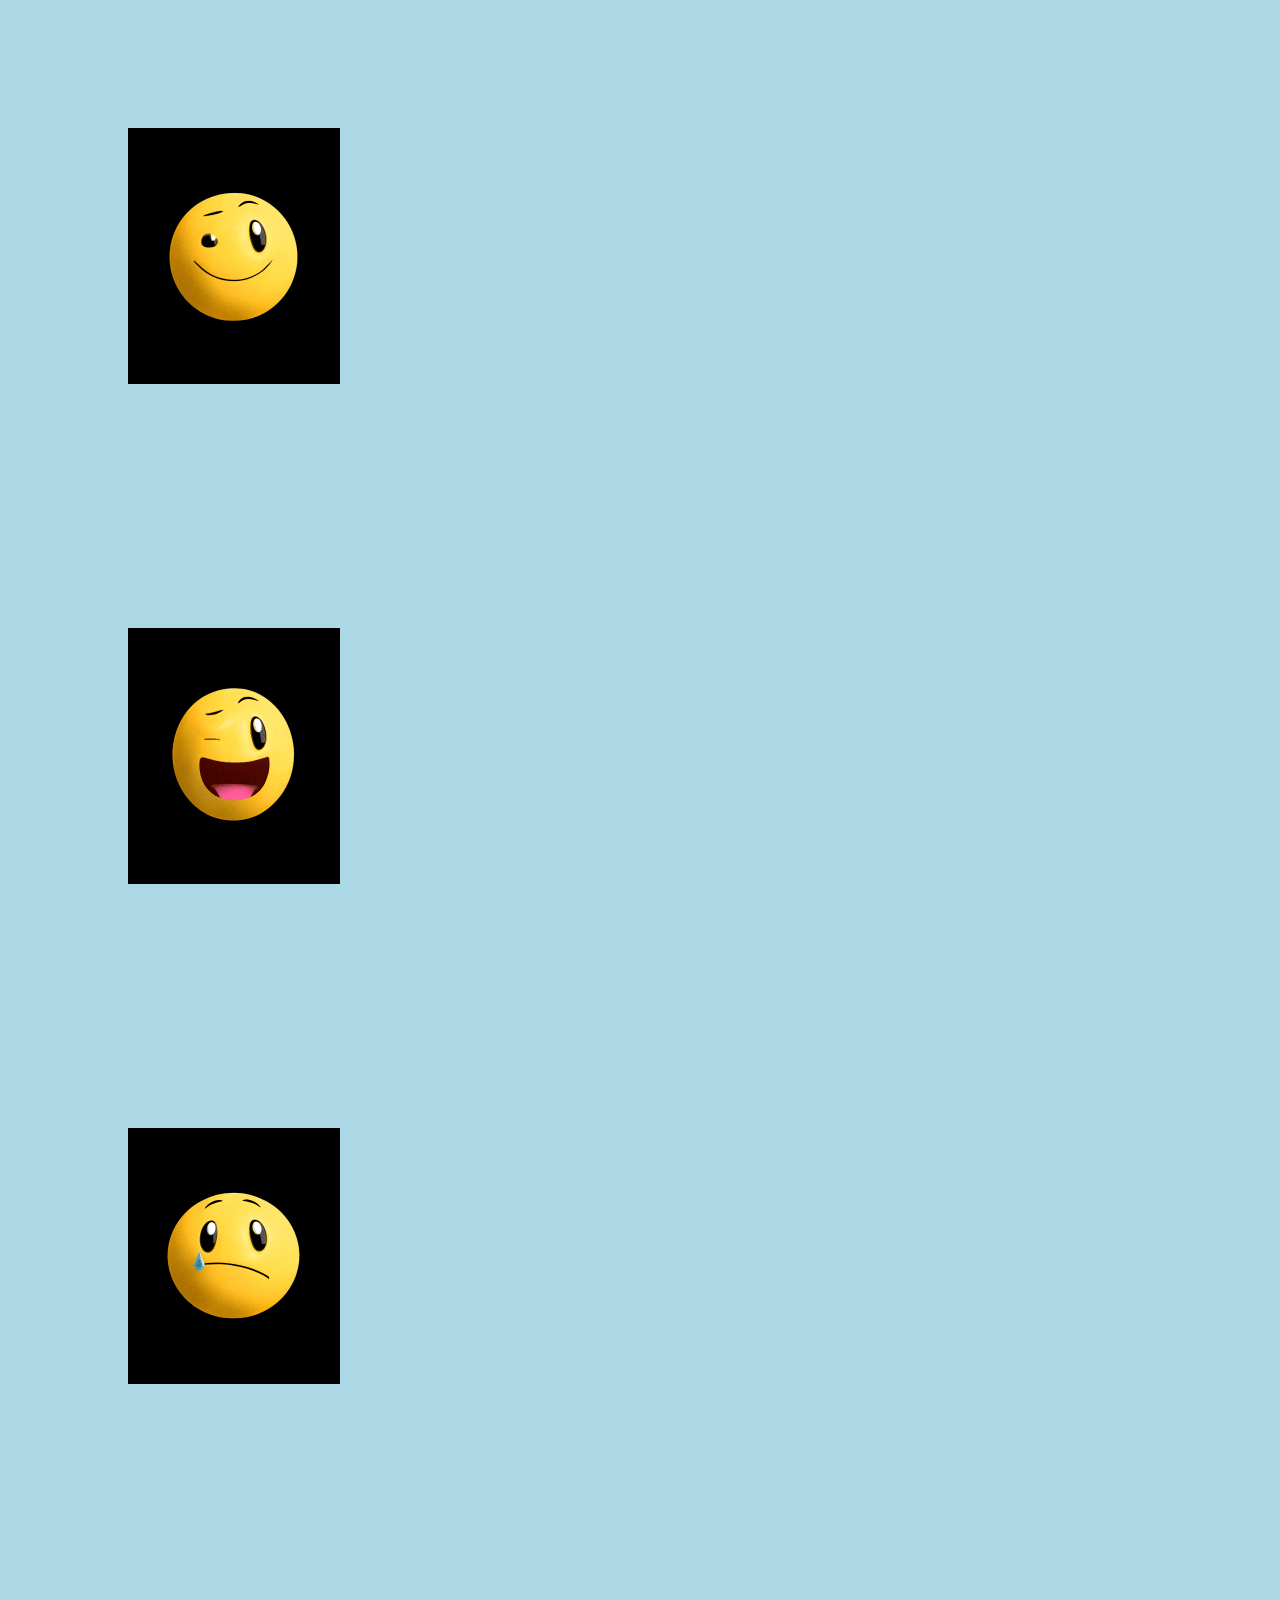
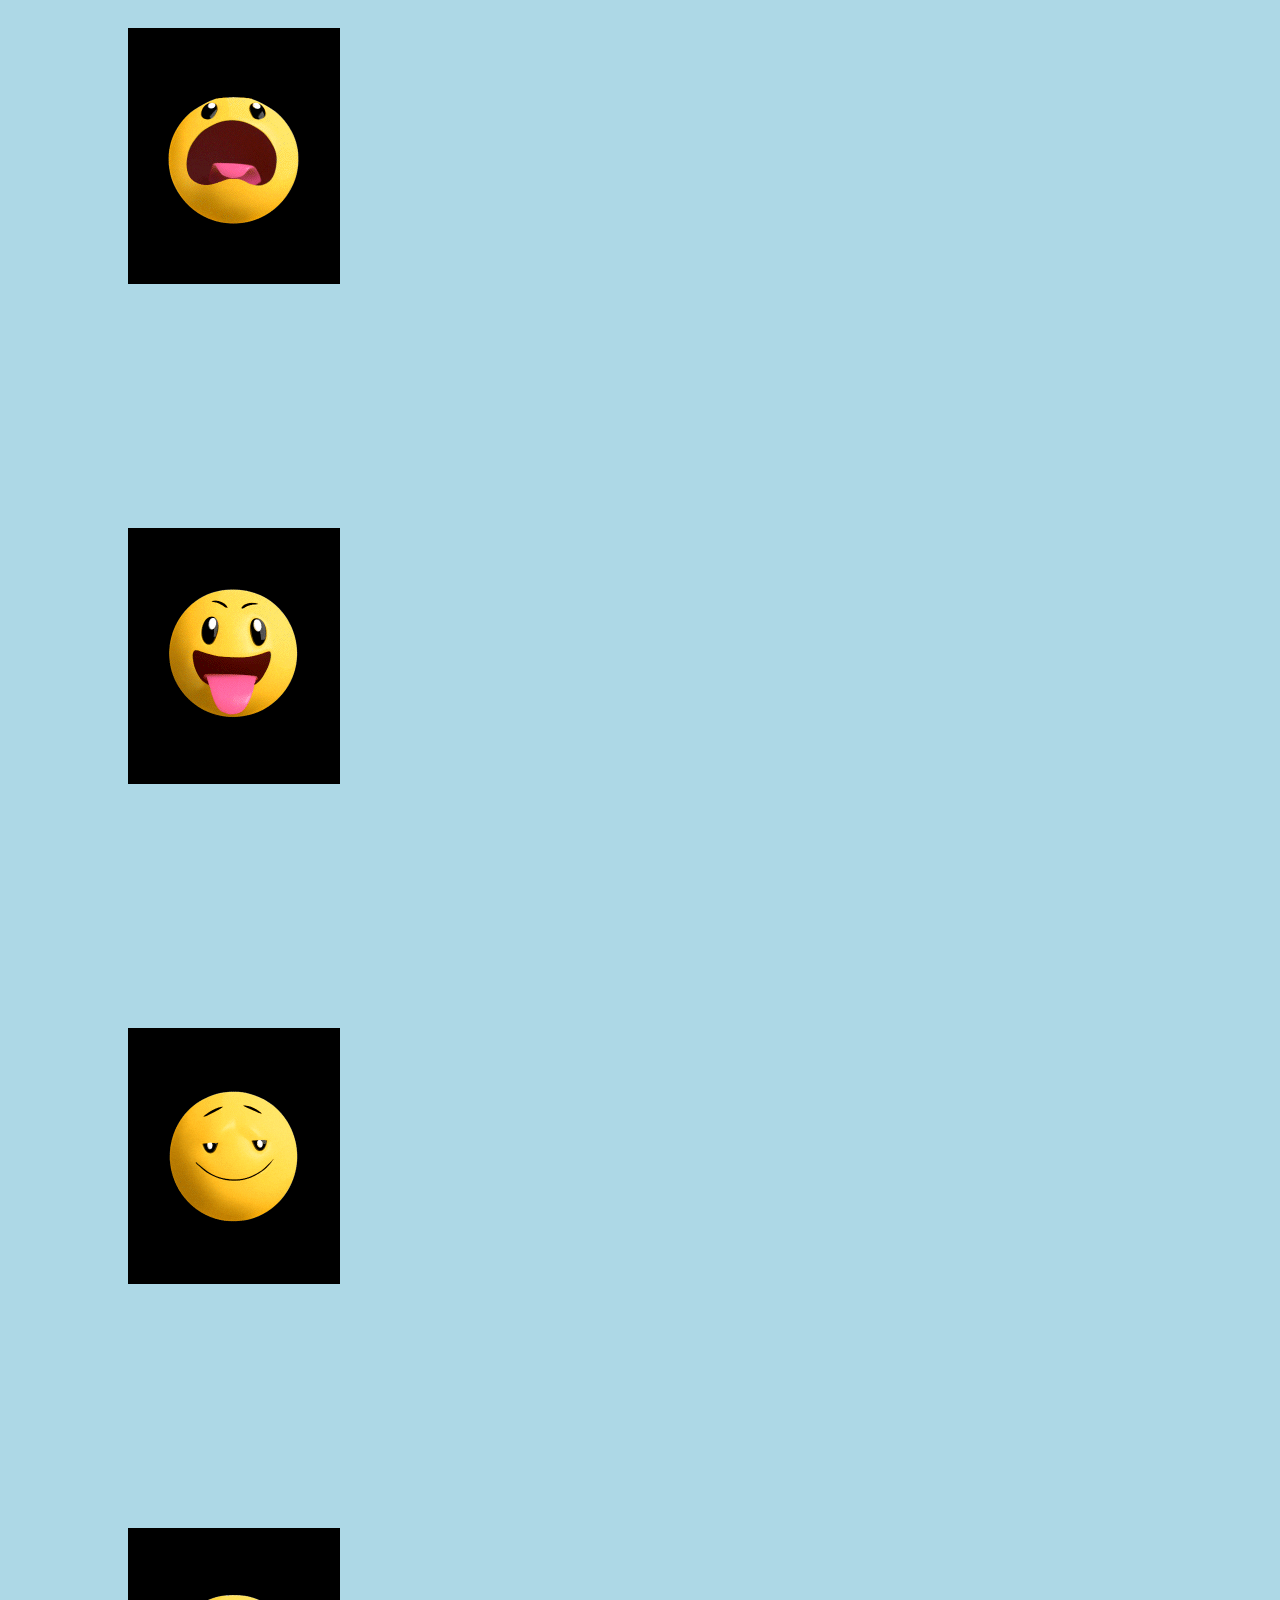
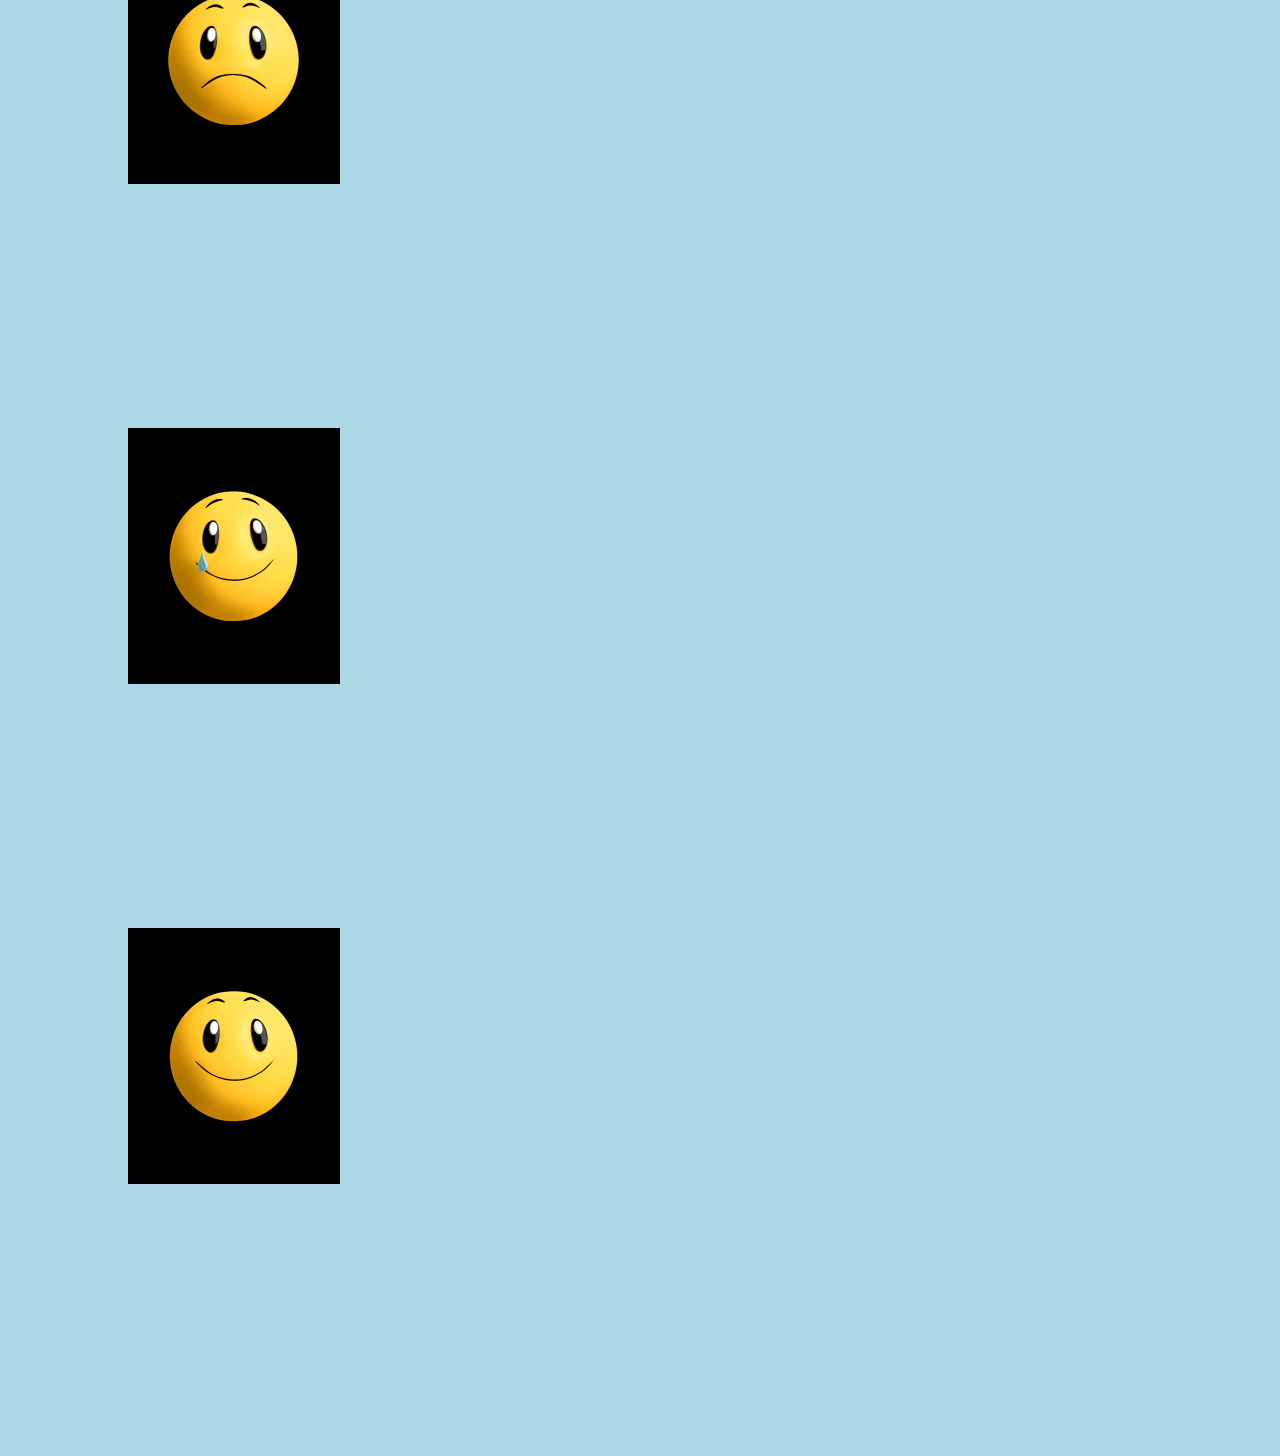
<file: task3/task3.2.html>
<!DOCTYPE html>
<html>
<head>
	<title></title>

	<!-- CSS only -->
<link href="https://cdn.jsdelivr.net/npm/bootstrap@5.1.3/dist/css/bootstrap.min.css" rel="stylesheet" integrity="sha384-1BmE4kWBq78iYhFldvKuhfTAU6auU8tT94WrHftjDbrCEXSU1oBoqyl2QvZ6jIW3" crossorigin="anonymous">


<!-- JavaScript Bundle with Popper -->
<script src="https://cdn.jsdelivr.net/npm/bootstrap@5.1.3/dist/js/bootstrap.bundle.min.js" integrity="sha384-ka7Sk0Gln4gmtz2MlQnikT1wXgYsOg+OMhuP+IlRH9sENBO0LRn5q+8nbTov4+1p" crossorigin="anonymous"></script>

<style type="text/css">
	.heading{
		text-align: center;
		text-transform: uppercase;
		padding-top: 50px;
		font-family: serif,sans-serif;
		font-style: bold; 
	}
	.align{
		padding: 70px;
	}

	.col1{
		padding: 50px;
		width: 400px;
		height: 400px;
	}
	h3{
		text-transform: uppercase;
		font-family: sans-serif;
	}
	body{
		background-color: lightblue;
	}

</style>

</head>
<body>
	
<div class="align">
  <!--<div class="row row-cols-1 row-cols-md-3 g-4">
-->
  	<!--elon-->
  	<div class="d-flex p-2 bd-highlight">
  	<div class="d-flex justify-content-center">
  <div class="col1">
    <div class="">
    	
    		<img src="giphy1.gif" class="" alt="...">
    	</div>
      </div>



  <!--jeff-->
  <div class="col1">
    <div class=" ">
      <img src="giphy2.gif" class="" alt="...">
      
      </div>
    </div>



  <!--bern-->
  <div class="col1">
    <div class="">
      <img src="giphy3.gif" class="" alt="...">
      
   </div>
  </div>
  </div>
</div>

  <!--bill-->

  	<div class="d-flex justify-content-around">
  <div class="col1">
    <div class=" ">
      <img src="giphy4.gif" class="" alt="...">
    </div>
  </div>


  <!--buff-->
  <div class="col1">
    <div class="">
      <img src="giphy5.gif" class="" alt="...">
      
    </div>
  </div>




  <!--lary-->
  <div class="col1">
    <div class="">
      <img src="giphy6.gif" class="" alt="...">
    </div>
  </div>

</div>

  <!--brin-->
  	<div class="d-flex justify-content-end">
  <div class="col1">
    <div class="">
      <img src="giphy7.gif" class="" alt="...">
      
    </div>
  </div>


  <!--steve-->
  <div class="col1">
    <div class=" ">
      <img src="giphy8.gif" class="" alt="...">
    </div>
  </div>


  <!--elin-->
  <div class="col1">
    <div class=" ">
      <img src="giphy9.gif" class="" alt="...">
    </div>
  </div>



 </div>
</div>

</body>
</html>
</file>
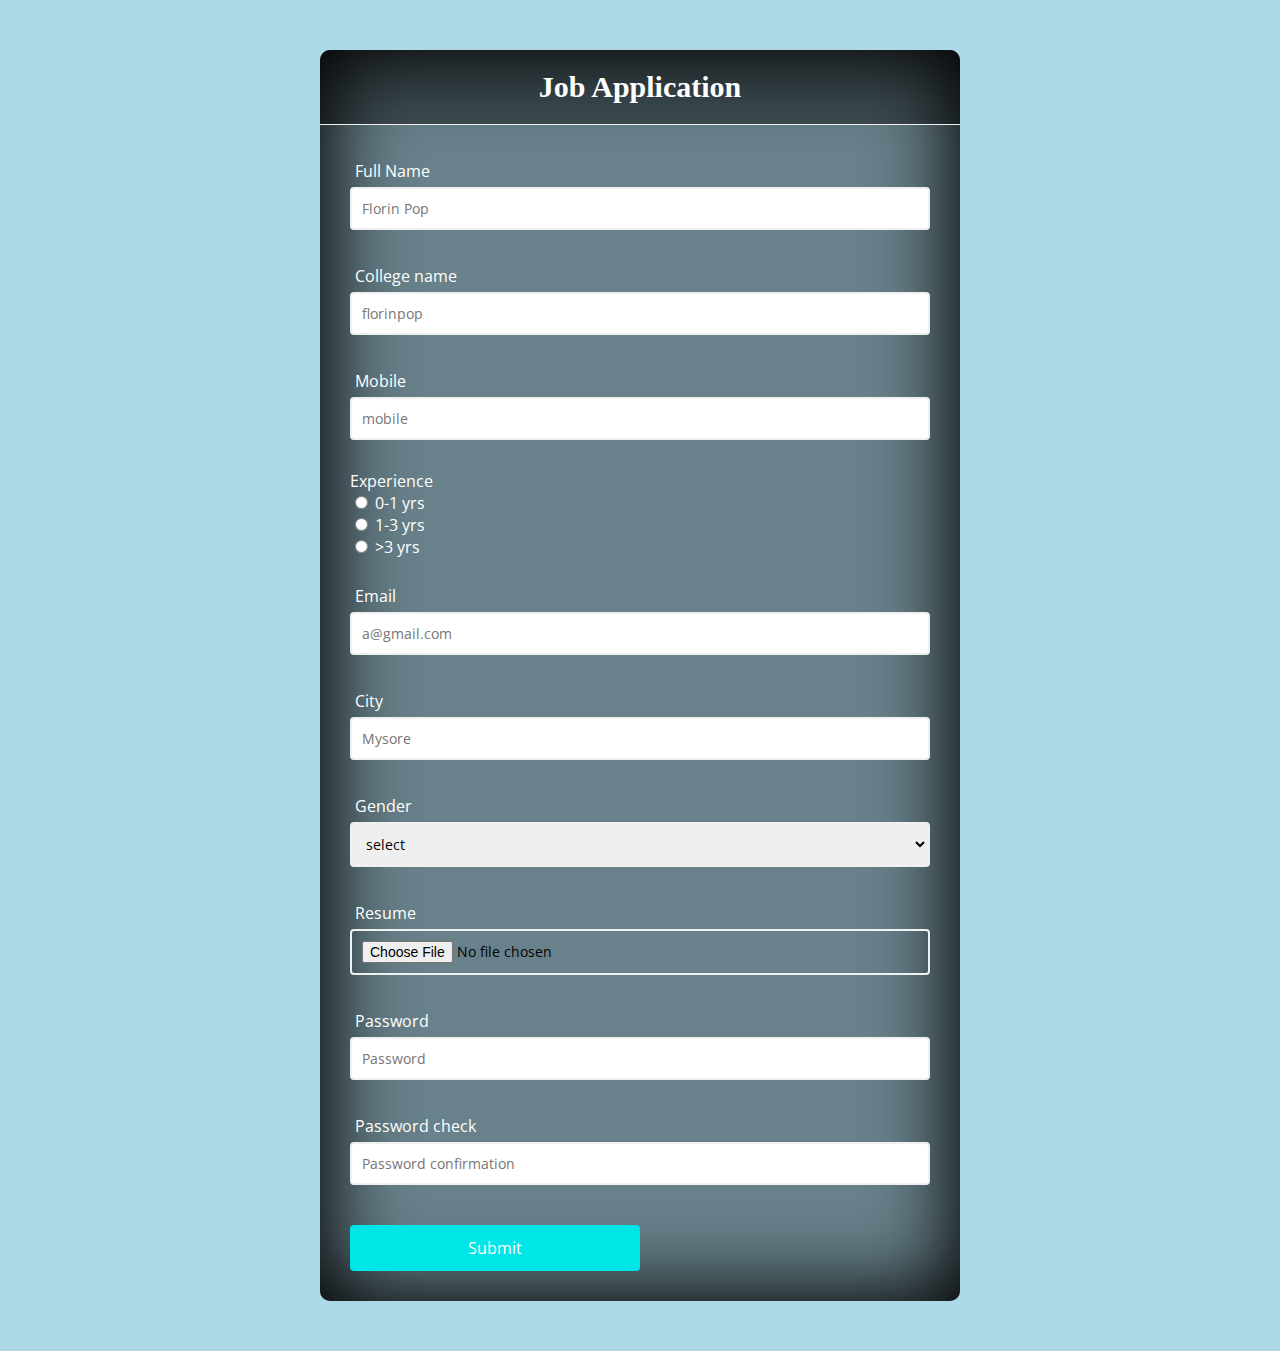
<file: task1/task1.2/task2.html>
<!DOCTYPE html>
<html>
<head>

	<link rel="stylesheet" type="text/css" href="task2.css">
	<link rel="stylesheet" href="https://cdnjs.cloudflare.com/ajax/libs/font-awesome/5.15.1/css/all.min.css" integrity="sha512-+4zCK9k+qNFUR5X+cKL9EIR+ZOhtIloNl9GIKS57V1MyNsYpYcUrUeQc9vNfzsWfV28IaLL3i96P9sdNyeRssA==" crossorigin="anonymous" />
	<title>Registration</title>
</head>
<body>

<div class="container">
	
	<div class="header">
		<h2>Job Application</h2>
	</div>
	<form id="form" class="form">
		<div class="form-control">
			<label for="username">Full Name</label>
			<input type="text" placeholder="Florin Pop" id="username" name="username" />
		</div>
		<div class="form-control">
			<label for="username">College name</label>
			<input type="text" placeholder="florinpop" id="name" name="name" />
		</div>
		<div class="form-control">
			<label for="username">Mobile</label>
			<input type="tel" placeholder="mobile" id="mobile" name="mobile" />
		</div>
		<div class="experience">
			<label for="Experience">Experience</label><br>
			<input type="radio" value="0-1 yrs" name="Experience" id="1" />
			<label for="1">0-1 yrs</label> <br>
			<input type="radio" value="1-3 yrs" name="Experience" id="2" />
			<label for="2">1-3 yrs</label> <br>
			<input type="radio" value="> 3 yrs" name="Experience" id="3" />
			<label for="3"> >3 yrs</label> <br><br>
			
		</div>
		<div class="form-control">
			<label for="username">Email</label>
			<input type="email" placeholder="a@gmail.com" id="email" name="email" />
		</div>
		<div class="form-control">
			<label for="username">City</label>
			<input type="text" placeholder="Mysore" id="city" name="city" />
		</div>
		<div class="form-control">
			<label for="username">Gender</label>
			<select class="selection" id="gender" name="gender">
				<option selected hidden value="">select</option>
				<option value="m">Male</option>
				<option value="f">Female</option>
				<option value="o">Others</option>
			</select>
		</div>
		<div class="form-control">
			<label for="username">Resume</label>
			<input type="file" name="Fileupload">
		</div>
		<div class="form-control">
			<label for="username">Password</label>
			<input type="password" placeholder="Password" id="password" name="password" />
		</div>
		<div class="form-control">
			<label for="username">Password check</label>
			<input type="password" placeholder="Password confirmation" id="password2" name="confirmation" />
		</div>
		<button>Submit</button>
	</form>
</div>

</body>
</html>
</file>
<file: task1/style.css>
*{
    margin: 0;
    padding: 0;
    box-sizing: border-box;
    font-family: 'Poppins',sans-serif
}
body{
    background: lightblue;
    display: flex;
    justify-content: center;
    align-items: center;
    min-height: 100vh;
}
.container{
    position: relative;
    width: 100%;
    max-width: 1000px;
    min-height: 1000px;
    margin: 20px;
    background: rgb(240, 234, 234);
    display: grid;
    grid-template-columns: 1fr 2fr;
    box-shadow: 0 35px 55px rgba(0,0,0,0.1);
}
.container .left_side{
    position: relative;
    background: #fff;
    padding: 40px;
}
 /* profileText */

.profileText{
    position: relative;
    display: flex;
    flex-direction: column;
    align-items: center;
    padding-bottom: 7px;
    border-bottom: 1px solid rgba(255,255,255,0.2);
}
.profileText .imgBx{
    position: relative;
    width: 200px;
    height: 200px;
    border-radius: 50%;
    overflow: hidden;
}
.profileText .imgBx img{
    position: absolute;
    top: 0;
    left: 0;
    width: 100%;
    height: 115%;
    object-fit: cover;
}
.profileText h2{
    color: #031933;
    font-size: 24px;
    text-align: center;
    text-transform: uppercase;
    font-weight: 700;
    margin-top: 20px;
    line-height: 1.4em;

}
.profileText h3 span{
    font-weight: 300;
    color: #031933;
    font-size: 0.8em;
    font-style: italic;
}
/* ContactInfo*/

.contactInfo{
    padding-top: 40px;
}
.title{
    color: #031933;
    text-transform: uppercase;
    font-weight: 600;
    letter-spacing: 1px;
    margin-bottom: 20px;
}
.contactInfo ul{
    position: relative;
}
.contactInfo ul li{
    list-style: none;
    position: relative;
    margin: 10px -3px;
    cursor: pointer;
    font-size: 14px;
}
.contactInfo ul li .icon{
    font-size: 15px;
    width: 15px;
    color: #031933;
   display: inline-block;
}
.contactInfo ul li span{
    color: #000;
    font-weight: 100;
    font-family:sans-serif;
}


/* Education */


.contactInfo.education li{
    margin-bottom: 15px;
}
.contactInfo.education  h5{
    color: #03a9f4;
    font-weight: 500;
}
.contactInfo.education h4:nth-child(2){
    color: #000;
    font-weight: 700;
    font-size: 15px;
}
.contactInfo.education h4{
    color: #000;
    font-weight: 100;
    font-size: 15px;
    text-shadow: rgba(0,0,0,0.1);
}


/* Language */

.contactInfo.language .percent{
    position: relative;
    width: 100%;
    height: 6px;
    background: #081921;
    display: block;
    margin-top: 5px;

}
.contactInfo.language .percent div{
    position: absolute;
    top: 0;
    left: 0;
    height: 100%;
    background: #03a9f4;
}

.container .right_side{
    position: relative;
    background: #fff;
    
    padding: 40px;
}

/* Profile */
.object{
    background: #031933;
    padding: 20px;
    color: #fff;
    margin-bottom: 50px;
    border-bottom: 1px solid grey;
    padding-bottom: 40px;
   
}
.about{
    margin-bottom: 50px;
    border-bottom: 1px solid grey;
    padding-bottom: 40px;
}
.about:last-child{
    margin-bottom: 0;
}
.title3{
    color: #fff;
    text-transform: uppercase;
    margin-bottom: 15px;
    letter-spacing: 1px;
}
.title2{
    color: #003147;
    text-transform: uppercase;
    margin-bottom: 15px;
    letter-spacing: 1px;
}
.about p{
    color: #333;
    padding: 4px;
    font-family: 'Baloo 2', cursive;
    letter-spacing: 2px;
    font-weight: 700;
}

/* Personal Detailes */
td{
    font-size: 17px;
    font-family: 'Baloo 2', cursive;
    padding: 3px 3px;
}

/* skills */
.about .box{
    display: flex;
    flex-direction: row;
    margin: 20px 0;
}
.project .box{
    position: relative;
    width: 100%;
    display: grid;
    grid-template-columns: 150px 1fr;
    justify-content: center;
    align-items: center;
}
.project .box h4{
    font-weight: 500;
    text-transform: uppercase;
    color: #848c99;
}
.project .box .percent{
    position: relative;
    width: 100%;
    height: 7px;
    background: #f0f0f0
}
.project .box .percent div{
    position: absolute;
    top: 0;
    left: 0;
    height: 100%;
    background: #03a9f4; 
}
/* hobbies */

.hobbies ul{
    display: grid;
    grid-template-columns: repeat(4,1fr);
}
.hobbies ul li{
    list-style: none;
    color: #333;
    font-weight: 500;
    padding: 7px;
    margin: 15px 0;
}
.hobbies ul li .fa{
    color: #03a9f4;
    font-size: 15px;
    width: 18px;
}
/* declaration */
.about h4{
    font-size: 17px;
    font-weight: 500;
    letter-spacing: 2px;
}
</file>
<file: task1/task1.2/task2.css>
@import url('https://fonts.googleapis.com/css?family=Muli&display=swap');
@import url('https://fonts.googleapis.com/css?family=Open+Sans:400,500&display=swap');

* {
	box-sizing: border-box;
}

body {
	background-color: lightblue;
	background-size:100%;
	background-repeat: no-repeat;
	font-family: new time roman;
	display: flex;
	font-family: 'Open Sans', sans-serif;
	display: flex;
	align-items: left;
	justify-content: center;
	min-height: 100vh;
	margin: 0;
	

}

.container {
	width: 50%;

	background: rgba(0,0,0,0.4);
	border-radius: 10px;
	-webkit-border-radius:10px;
	box-shadow: 1px 1px 80px 10px black inset;
	overflow: hidden;
	margin-top: 50px;
	margin-bottom: 50px;
}

.header {
	border-bottom: 1px solid #f0f0f0;
	background: rgba(0,0,0,0.4);
	padding: 20px 30px;
}

.header h2 {
	margin: 0;
	color: white;
	text-align: center;
	font-size: 30px;
	font-family: new time roman;
}

.form {
	padding: 30px 30px;	
}

.form-control {
	margin-bottom: 10px;
	padding-bottom: 20px;
	position: relative;
}

.form-control label {
	display: inline-block;
	margin: 5px;
	color: white;
}

.form-control input {
	border: 2px solid #f0f0f0;
	border-radius: 4px;
	display: block;
	font-family: inherit;
	font-size: 14px;
	padding: 10px;
	width: 100%;

}

.experience label{
	color: white;
	margin-bottom: 5px;
	padding-bottom: 10px;
}

.experience input{
	border: 2px solid #f0f0f0;
	border-radius: 4px;
	font-family: inherit;
	font-size: 24px;
	padding: 10px;
}

.form-control input:focus {
	outline: 0;
	border-color: #777;
}

.form-control.success input {
	border-color: #2ecc71;
}

.form-control.error input {
	border-color: #e74c3c;
}

.form-control i {
	visibility: hidden;
	position: absolute;
	top: 40px;
	right: 10px;
}

.form-control.success i.fa-check-circle {
	color: #2ecc71;
	visibility: visible;
}

.form-control.error i.fa-exclamation-circle {
	color: #e74c3c;
	visibility: visible;
}

.form-control small {
	color: #e74c3c;
	position: absolute;
	bottom: 0;
	left: 0;
	visibility: hidden;
}

.form-control.error small {
	visibility: visible;
}

.form button {
	background-color: #00e6e6;
	border: 2px solid #00e6e6;
	border-radius: 4px;
	color: #fff;
	display: block;
	font-family: inherit;
	font-size: 16px;
	padding: 10px;
	margin-top: 20px;
	width: 50%;
}


.selection{
	border: 2px solid #f0f0f0;
	border-radius: 4px;
	display: block;
	font-family: inherit;
	font-size: 14px;
	padding: 10px;
	width: 100%;
}








.floating-btn {
	border-radius: 26.5px;
	background-color: #001F61;
	border: 1px solid #001F61;
	box-shadow: 0 16px 22px -17px #03153B;
	color: #fff;
	cursor: pointer;
	font-size: 16px;
	line-height: 20px;
	padding: 12px 20px;
	position: fixed;
	bottom: 20px;
	right: 20px;
	z-index: 999;
}

.floating-btn:hover {
	background-color: #ffffff;
	color: #001F61;
}

.floating-btn:focus {
	outline: none;
}

.floating-text {
	background-color: #001F61;
	border-radius: 10px 10px 0 0;
	color: #fff;
	font-family: 'Muli';
	padding: 7px 15px;
	position: fixed;
	bottom: 0;
	left: 50%;
	transform: translateX(-50%);
	text-align: center;
	z-index: 998;
}

.floating-text a {
	color: #FF7500;
	text-decoration: none;
}

@media screen and (max-width: 480px) {

	.social-panel-container.visible {
		transform: translateX(0px);
	}
	
	.floating-btn {
		right: 10px;
	}
}
</file>
